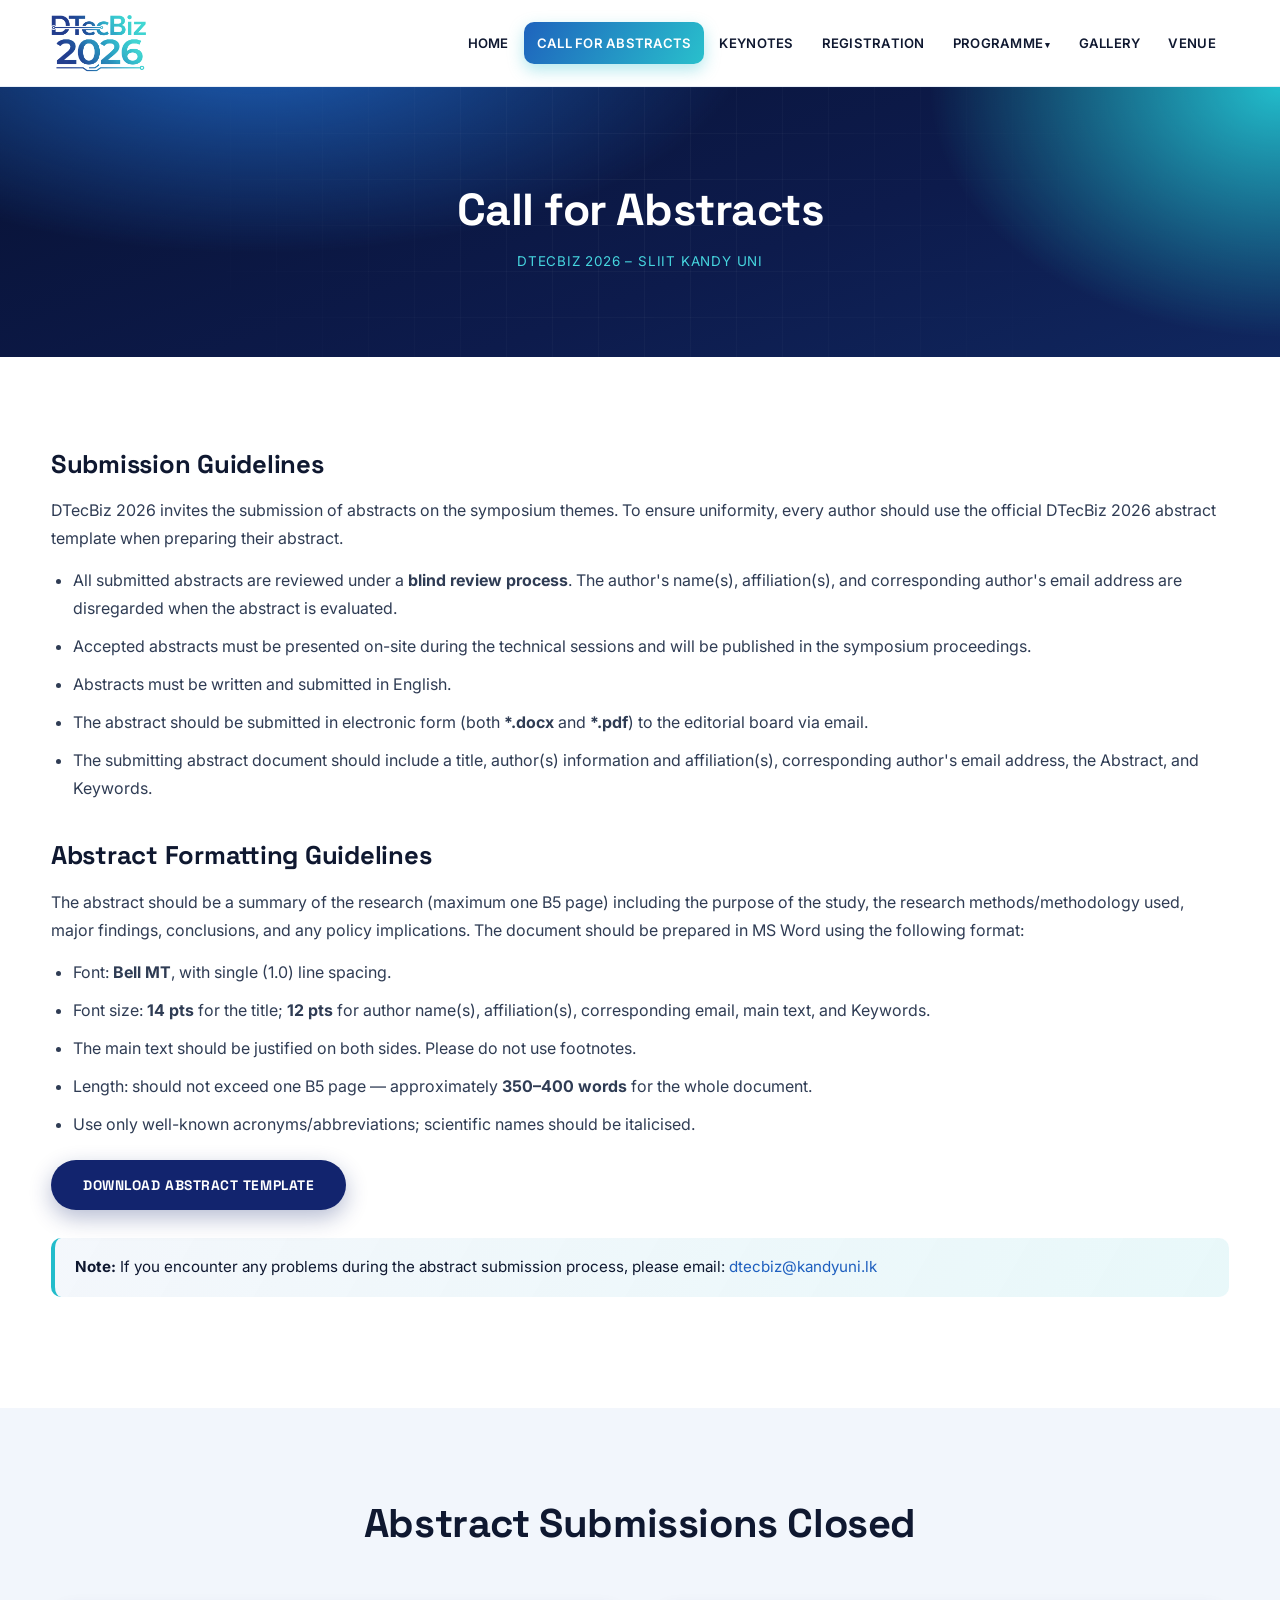
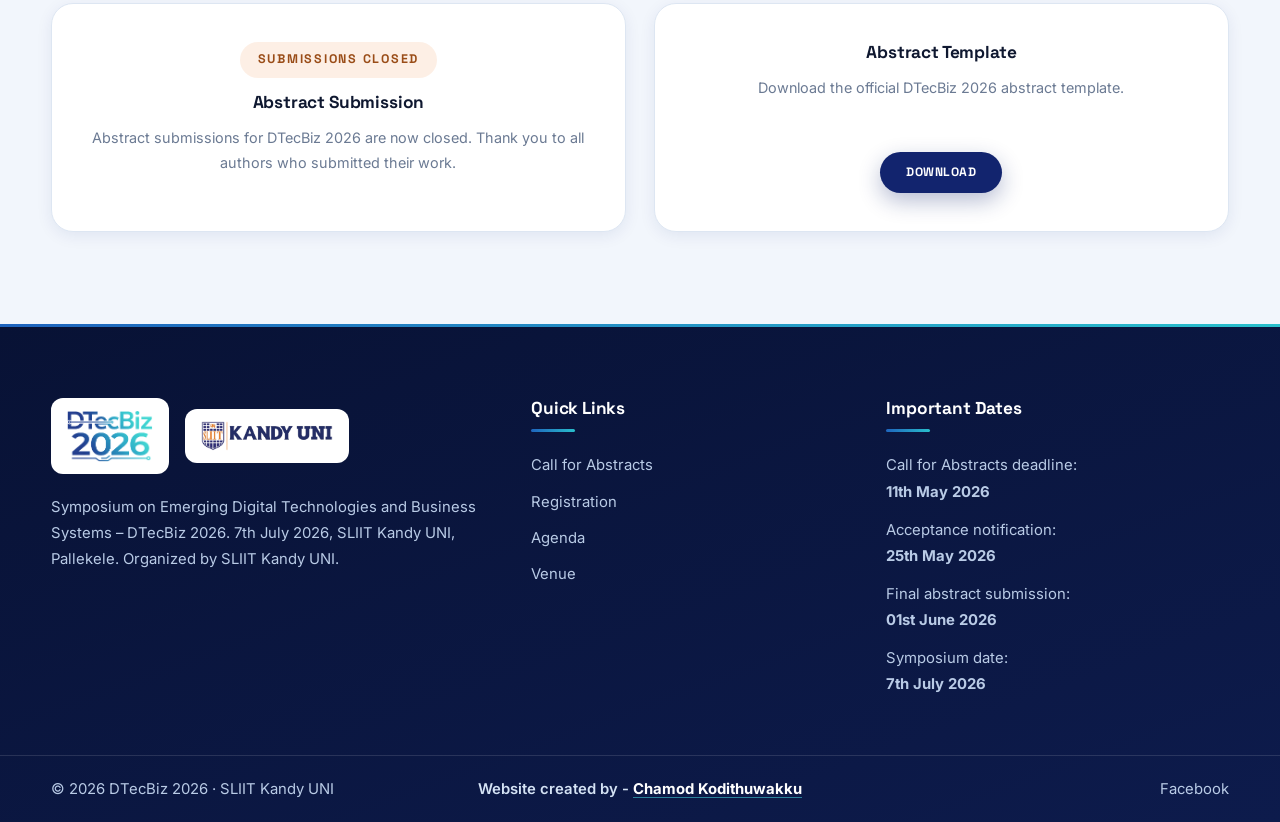
<file: call-for-papers.html>
<!DOCTYPE html>
<html lang="en">
<head>
<meta charset="UTF-8">
<meta name="viewport" content="width=device-width, initial-scale=1.0">
<title>CALL FOR PAPERS - DTecBiz 2026</title>
<link rel="preconnect" href="https://fonts.googleapis.com">
<link href="https://fonts.googleapis.com/css2?family=Space+Grotesk:wght@400;500;600;700&family=Inter:wght@400;500;600;700&display=swap" rel="stylesheet">
<link rel="stylesheet" href="css/style.css">
</head>
<body>
<div id="scrollProgress"></div>

<header class="site-header">
    <div class="container">
        <a class="brand" href="index.html">
            <img src="images/dtecbiz-logo.png" alt="DTecBiz 2026" class="brand-logo">
        </a>
        <button class="nav-toggle" aria-label="Toggle menu" aria-expanded="false">&#9776;</button>
        <nav class="main-nav">
            <ul>
                <li><a href="index.html">HOME</a></li>
                <li class="active"><a href="call-for-papers.html">CALL FOR ABSTRACTS</a></li>
                <li><a href="keynotes.html">KEYNOTES</a></li>
                <li><a href="registration.html">REGISTRATION</a></li>
                <li class="dropdown"><a href="technical-programme.html">PROGRAMME</a>
                    <ul class="sub-menu">
                        <li><a href="technical-programme.html">AGENDA</a></li>
                        <li><a href="instructions.html">INSTRUCTIONS</a></li>
                    </ul>
                </li>
                <li><a href="gallery.html">GALLERY</a></li>
                <li><a href="venue.html">VENUE</a></li>
            </ul>
        </nav>
    </div>
</header>

<section class="page-hero">
    <div class="container">
        <h1>Call for Abstracts</h1>
        <div class="crumb">DTecBiz 2026 &ndash; SLIIT Kandy UNI</div>
    </div>
</section>

<section class="section">
    <div class="container content">
        <h2>Submission Guidelines</h2>
        <p>DTecBiz 2026 invites the submission of abstracts on the symposium themes. To ensure uniformity, every author should use the official DTecBiz 2026 abstract template when preparing their abstract.</p>
        <ul>
            <li>All submitted abstracts are reviewed under a <strong>blind review process</strong>. The author's name(s), affiliation(s), and corresponding author's email address are disregarded when the abstract is evaluated.</li>
            <li>Accepted abstracts must be presented on-site during the technical sessions and will be published in the symposium proceedings.</li>
            <li>Abstracts must be written and submitted in English.</li>
            <li>The abstract should be submitted in electronic form (both <strong>*.docx</strong> and <strong>*.pdf</strong>) to the editorial board via email.</li>
            <li>The submitting abstract document should include a title, author(s) information and affiliation(s), corresponding author's email address, the Abstract, and Keywords.</li>
        </ul>

        <h2>Abstract Formatting Guidelines</h2>
        <p>The abstract should be a summary of the research (maximum one B5 page) including the purpose of the study, the research methods/methodology used, major findings, conclusions, and any policy implications. The document should be prepared in MS Word using the following format:</p>
        <ul>
            <li>Font: <strong>Bell MT</strong>, with single (1.0) line spacing.</li>
            <li>Font size: <strong>14 pts</strong> for the title; <strong>12 pts</strong> for author name(s), affiliation(s), corresponding email, main text, and Keywords.</li>
            <li>The main text should be justified on both sides. Please do not use footnotes.</li>
            <li>Length: should not exceed one B5 page &mdash; approximately <strong>350&ndash;400 words</strong> for the whole document.</li>
            <li>Use only well-known acronyms/abbreviations; scientific names should be italicised.</li>
        </ul>
        <p style="margin-top:22px;">
            <a class="btn btn-green" href="abstract/Abstract%20Template.docx" download="DTecBiz-2026-Abstract-Template.docx">Download Abstract Template</a>
        </p>
        <div class="note"><strong>Note:</strong> If you encounter any problems during the abstract submission process, please email: <a href="mailto:dtecbiz@kandyuni.lk">dtecbiz@kandyuni.lk</a></div>
    </div>
</section>

<section class="section alt">
    <div class="container">
        <div class="section-head">
            <h2>Abstract Submissions Closed</h2>
        </div>
        <div class="cards">
            <div class="card">
                <span class="closed-status inline">Submissions Closed</span>
                <h3>Abstract Submission</h3>
                <p style="color:var(--muted);font-size:.9rem;margin-bottom:18px;">Abstract submissions for DTecBiz 2026 are now closed. Thank you to all authors who submitted their work.</p>
            </div>
            <div class="card">
                <h3>Abstract Template</h3>
                <p style="color:var(--muted);font-size:.9rem;margin-bottom:18px;">Download the official DTecBiz 2026 abstract template.</p>
                <a class="btn btn-green" href="abstract/Abstract%20Template.docx" download="DTecBiz-2026-Abstract-Template.docx">Download</a>
            </div>

        </div>
    </div>
</section>

<footer class="site-footer">
    <div class="container footer-grid">
        <div>
            <div class="footer-logos">
                <span class="chip dtb"><img src="images/dtecbiz-logo.png" alt="DTecBiz 2026"></span>
                <span class="chip host"><img src="images/sliit-kandy-uni.png" alt="SLIIT Kandy UNI"></span>
            </div>
            <p>Symposium on Emerging Digital Technologies and Business Systems &ndash; DTecBiz 2026. 7th July 2026, SLIIT Kandy UNI, Pallekele. Organized by SLIIT Kandy UNI.</p>
        </div>
        <div>
            <h4>Quick Links</h4>
            <ul>
                <li><a href="call-for-papers.html">Call for Abstracts</a></li>
                <li><a href="registration.html">Registration</a></li>
                <li><a href="technical-programme.html">Agenda</a></li>
                <li><a href="venue.html">Venue</a></li>
            </ul>
        </div>
        <div>
            <h4>Important Dates</h4>
            <p>Call for Abstracts deadline:<br><strong>11th May 2026</strong></p>
            <p>Acceptance notification:<br><strong>25th May 2026</strong></p>
            <p>Final abstract submission:<br><strong>01st June 2026</strong></p>
            <p>Symposium date:<br><strong>7th July 2026</strong></p>
        </div>
    </div>
    <div class="footer-bottom">
        <div class="container footer-bottom-row">
            <span>&copy; 2026 DTecBiz 2026 &middot; SLIIT Kandy UNI</span>
            <span class="site-credit">Website created by - <a class="credit-link" href="https://chamod-kodithuwakku-portfolio.vercel.app/" target="_blank" rel="noopener">Chamod Kodithuwakku</a></span>
            <a href="https://www.facebook.com/share/1ADZhycE5M/?mibextid=wwXIfr" target="_blank" rel="noopener">Facebook</a>
        </div>
    </div>
</footer>

<button id="scrollTop" aria-label="Scroll to top">&#8679;</button>
<script src="js/main.js"></script>
</body>
</html>
</file>
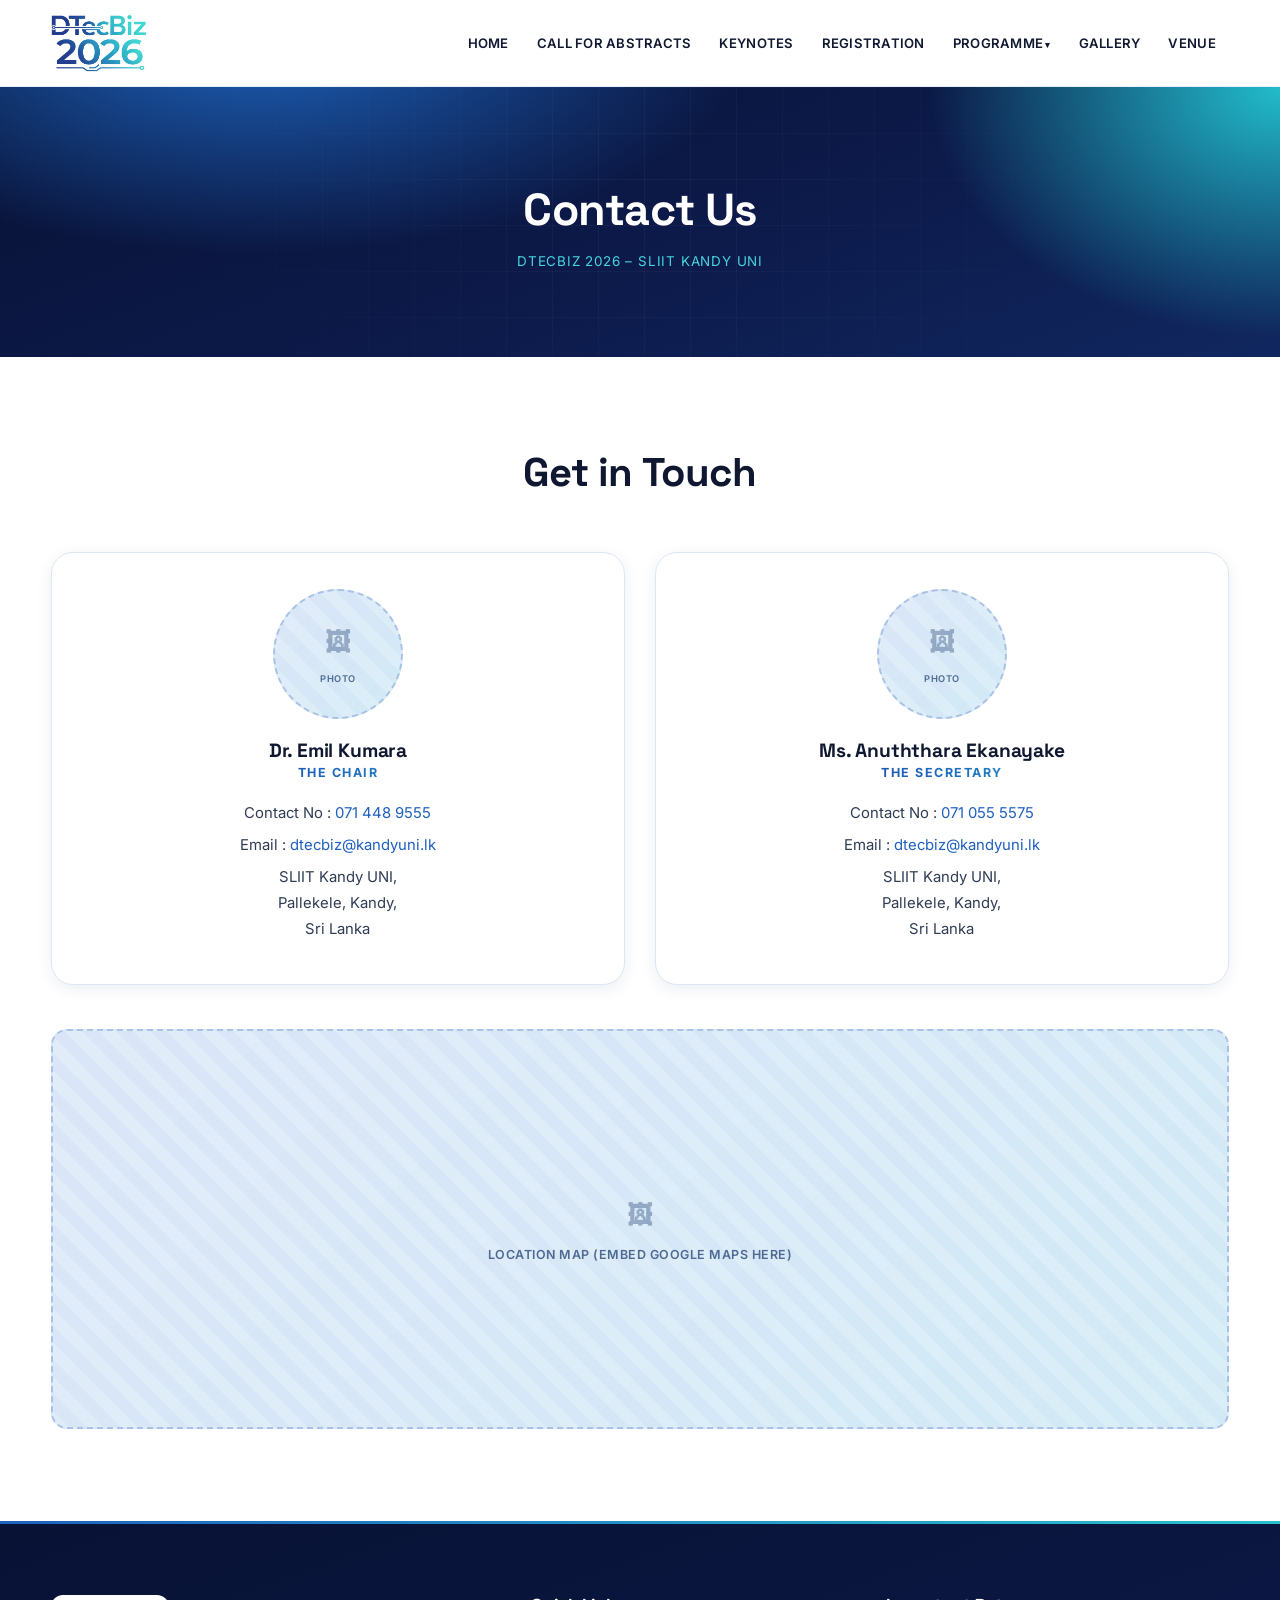
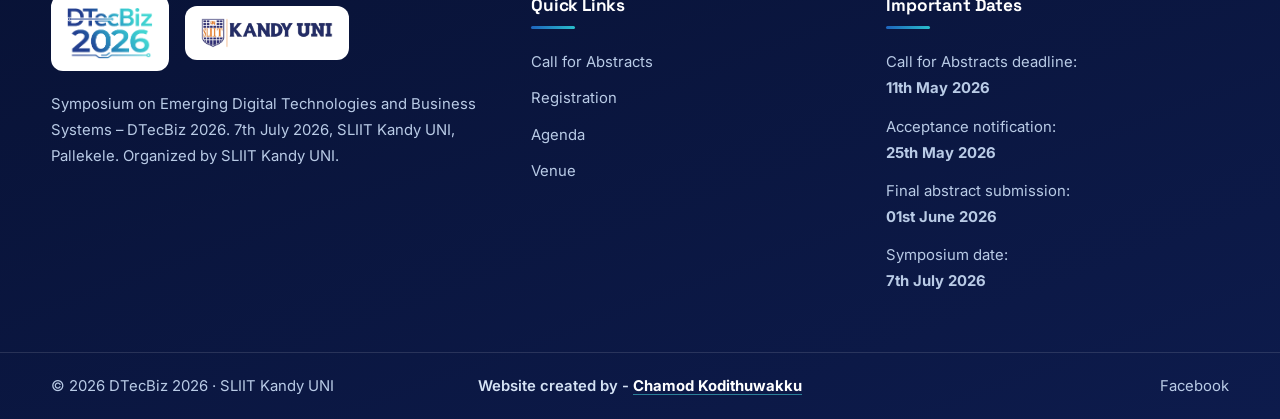
<file: contact-us.html>
<!DOCTYPE html>
<html lang="en">
<head>
<meta charset="UTF-8">
<meta name="viewport" content="width=device-width, initial-scale=1.0">
<title>CONTACT US - DTecBiz 2026</title>
<link rel="preconnect" href="https://fonts.googleapis.com">
<link href="https://fonts.googleapis.com/css2?family=Space+Grotesk:wght@400;500;600;700&family=Inter:wght@400;500;600;700&display=swap" rel="stylesheet">
<link rel="stylesheet" href="css/style.css">
</head>
<body>
<div id="scrollProgress"></div>

<header class="site-header">
    <div class="container">
        <a class="brand" href="index.html">
            <img src="images/dtecbiz-logo.png" alt="DTecBiz 2026" class="brand-logo">
        </a>
        <button class="nav-toggle" aria-label="Toggle menu" aria-expanded="false">&#9776;</button>
        <nav class="main-nav">
            <ul>
                <li><a href="index.html">HOME</a></li>
                <li><a href="call-for-papers.html">CALL FOR ABSTRACTS</a></li>
                <li><a href="keynotes.html">KEYNOTES</a></li>
                <li><a href="registration.html">REGISTRATION</a></li>
                <li class="dropdown"><a href="technical-programme.html">PROGRAMME</a>
                    <ul class="sub-menu">
                        <li><a href="technical-programme.html">AGENDA</a></li>
                        <li><a href="instructions.html">INSTRUCTIONS</a></li>
                    </ul>
                </li>
                <li><a href="gallery.html">GALLERY</a></li>
                <li><a href="venue.html">VENUE</a></li>
            </ul>
        </nav>
    </div>
</header>

<section class="page-hero">
    <div class="container">
        <h1>Contact Us</h1>
        <div class="crumb">DTecBiz 2026 &ndash; SLIIT Kandy UNI</div>
    </div>
</section>

<section class="section">
    <div class="container">
        <div class="section-head">
            <h2>Get in Touch</h2>
        </div>
        <div class="contact-grid">
            <div class="contact-card">
                <div class="img-ph">Photo</div>
                <h3>Dr. Emil Kumara</h3>
                <div class="role">The Chair</div>
                <p>Contact No : <a href="tel:+94714489555">071 448 9555</a></p>
                <p>Email : <a href="mailto:dtecbiz@kandyuni.lk">dtecbiz@kandyuni.lk</a></p>
                <p>SLIIT Kandy UNI,<br>
                Pallekele, Kandy,<br>
                Sri Lanka</p>
            </div>
            <div class="contact-card">
                <div class="img-ph">Photo</div>
                <h3>Ms. Anuththara Ekanayake</h3>
                <div class="role">The Secretary</div>
                <p>Contact No : <a href="tel:+94710555575">071 055 5575</a></p>
                <p>Email : <a href="mailto:dtecbiz@kandyuni.lk">dtecbiz@kandyuni.lk</a></p>
                <p>SLIIT Kandy UNI,<br>
                Pallekele, Kandy,<br>
                Sri Lanka</p>
            </div>
        </div>

        <div class="img-ph map-ph">Location map (embed Google Maps here)</div>
    </div>
</section>

<footer class="site-footer">
    <div class="container footer-grid">
        <div>
            <div class="footer-logos">
                <span class="chip dtb"><img src="images/dtecbiz-logo.png" alt="DTecBiz 2026"></span>
                <span class="chip host"><img src="images/sliit-kandy-uni.png" alt="SLIIT Kandy UNI"></span>
            </div>
            <p>Symposium on Emerging Digital Technologies and Business Systems &ndash; DTecBiz 2026. 7th July 2026, SLIIT Kandy UNI, Pallekele. Organized by SLIIT Kandy UNI.</p>
        </div>
        <div>
            <h4>Quick Links</h4>
            <ul>
                <li><a href="call-for-papers.html">Call for Abstracts</a></li>
                <li><a href="registration.html">Registration</a></li>
                <li><a href="technical-programme.html">Agenda</a></li>
                <li><a href="venue.html">Venue</a></li>
            </ul>
        </div>
        <div>
            <h4>Important Dates</h4>
            <p>Call for Abstracts deadline:<br><strong>11th May 2026</strong></p>
            <p>Acceptance notification:<br><strong>25th May 2026</strong></p>
            <p>Final abstract submission:<br><strong>01st June 2026</strong></p>
            <p>Symposium date:<br><strong>7th July 2026</strong></p>
        </div>
    </div>
    <div class="footer-bottom">
        <div class="container footer-bottom-row">
            <span>&copy; 2026 DTecBiz 2026 &middot; SLIIT Kandy UNI</span>
            <span class="site-credit">Website created by - <a class="credit-link" href="https://chamod-kodithuwakku-portfolio.vercel.app/" target="_blank" rel="noopener">Chamod Kodithuwakku</a></span>
            <a href="https://www.facebook.com/share/1ADZhycE5M/?mibextid=wwXIfr" target="_blank" rel="noopener">Facebook</a>
        </div>
    </div>
</footer>

<button id="scrollTop" aria-label="Scroll to top">&#8679;</button>
<script src="js/main.js"></script>
</body>
</html>
</file>
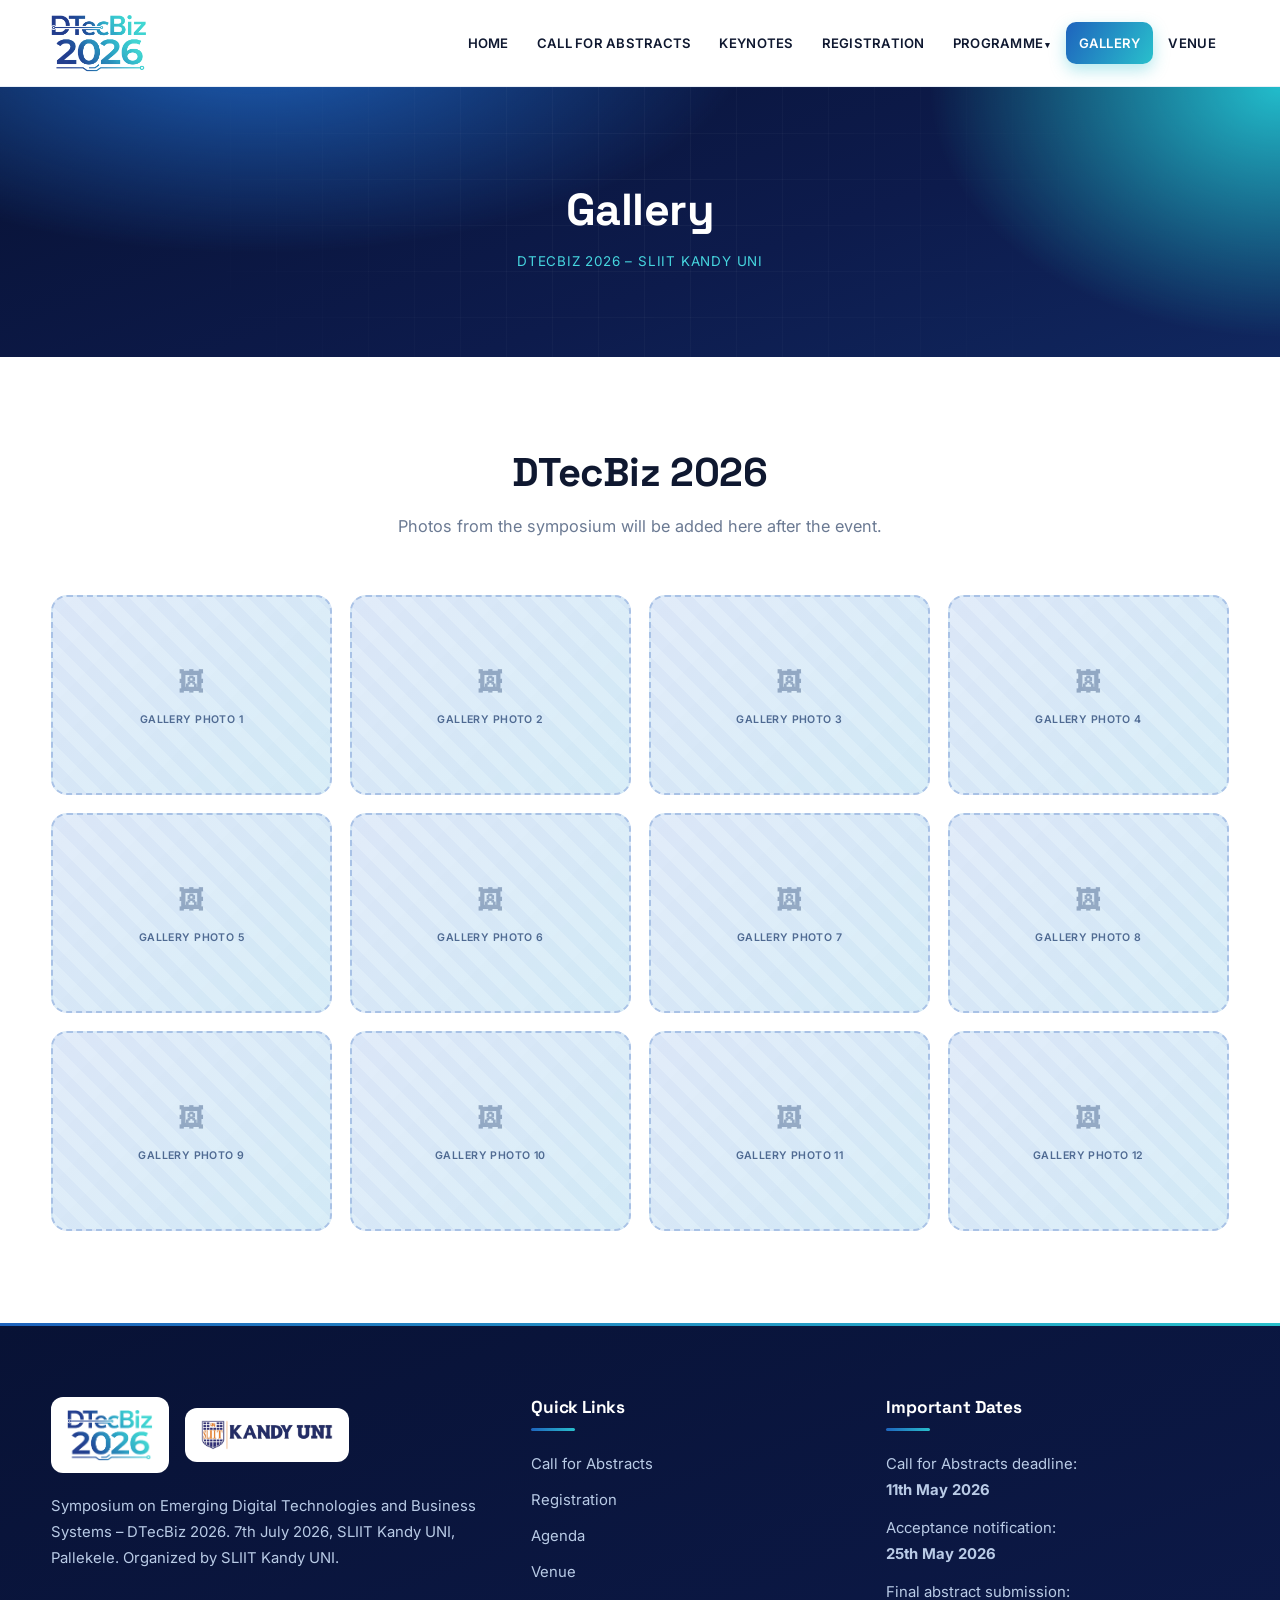
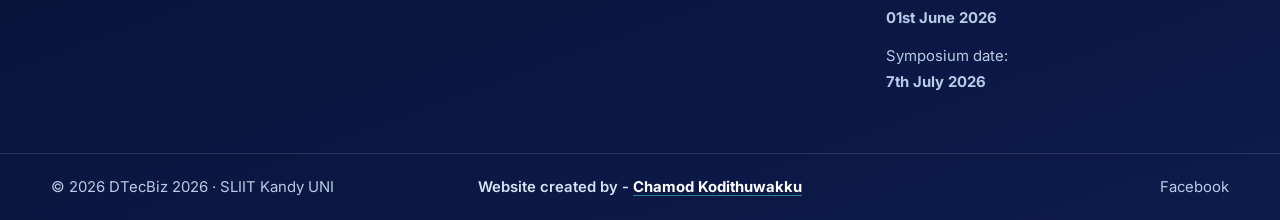
<file: gallery.html>
<!DOCTYPE html>
<html lang="en">
<head>
<meta charset="UTF-8">
<meta name="viewport" content="width=device-width, initial-scale=1.0">
<title>GALLERY - DTecBiz 2026</title>
<link rel="preconnect" href="https://fonts.googleapis.com">
<link href="https://fonts.googleapis.com/css2?family=Space+Grotesk:wght@400;500;600;700&family=Inter:wght@400;500;600;700&display=swap" rel="stylesheet">
<link rel="stylesheet" href="css/style.css">
</head>
<body>
<div id="scrollProgress"></div>

<header class="site-header">
    <div class="container">
        <a class="brand" href="index.html">
            <img src="images/dtecbiz-logo.png" alt="DTecBiz 2026" class="brand-logo">
        </a>
        <button class="nav-toggle" aria-label="Toggle menu" aria-expanded="false">&#9776;</button>
        <nav class="main-nav">
            <ul>
                <li><a href="index.html">HOME</a></li>
                <li><a href="call-for-papers.html">CALL FOR ABSTRACTS</a></li>
                <li><a href="keynotes.html">KEYNOTES</a></li>
                <li><a href="registration.html">REGISTRATION</a></li>
                <li class="dropdown"><a href="technical-programme.html">PROGRAMME</a>
                    <ul class="sub-menu">
                        <li><a href="technical-programme.html">AGENDA</a></li>
                        <li><a href="instructions.html">INSTRUCTIONS</a></li>
                    </ul>
                </li>
                <li class="active"><a href="gallery.html">GALLERY</a></li>
                <li><a href="venue.html">VENUE</a></li>
            </ul>
        </nav>
    </div>
</header>

<section class="page-hero">
    <div class="container">
        <h1>Gallery</h1>
        <div class="crumb">DTecBiz 2026 &ndash; SLIIT Kandy UNI</div>
    </div>
</section>

<section class="section">
    <div class="container">
        <div class="section-head">
            <h2>DTecBiz 2026</h2>
            <p>Photos from the symposium will be added here after the event.</p>
        </div>
        <div class="gallery-grid">
            <div class="img-ph">Gallery photo 1</div>
            <div class="img-ph">Gallery photo 2</div>
            <div class="img-ph">Gallery photo 3</div>
            <div class="img-ph">Gallery photo 4</div>
            <div class="img-ph">Gallery photo 5</div>
            <div class="img-ph">Gallery photo 6</div>
            <div class="img-ph">Gallery photo 7</div>
            <div class="img-ph">Gallery photo 8</div>
            <div class="img-ph">Gallery photo 9</div>
            <div class="img-ph">Gallery photo 10</div>
            <div class="img-ph">Gallery photo 11</div>
            <div class="img-ph">Gallery photo 12</div>
        </div>
    </div>
</section>

<footer class="site-footer">
    <div class="container footer-grid">
        <div>
            <div class="footer-logos">
                <span class="chip dtb"><img src="images/dtecbiz-logo.png" alt="DTecBiz 2026"></span>
                <span class="chip host"><img src="images/sliit-kandy-uni.png" alt="SLIIT Kandy UNI"></span>
            </div>
            <p>Symposium on Emerging Digital Technologies and Business Systems &ndash; DTecBiz 2026. 7th July 2026, SLIIT Kandy UNI, Pallekele. Organized by SLIIT Kandy UNI.</p>
        </div>
        <div>
            <h4>Quick Links</h4>
            <ul>
                <li><a href="call-for-papers.html">Call for Abstracts</a></li>
                <li><a href="registration.html">Registration</a></li>
                <li><a href="technical-programme.html">Agenda</a></li>
                <li><a href="venue.html">Venue</a></li>
            </ul>
        </div>
        <div>
            <h4>Important Dates</h4>
            <p>Call for Abstracts deadline:<br><strong>11th May 2026</strong></p>
            <p>Acceptance notification:<br><strong>25th May 2026</strong></p>
            <p>Final abstract submission:<br><strong>01st June 2026</strong></p>
            <p>Symposium date:<br><strong>7th July 2026</strong></p>
        </div>
    </div>
    <div class="footer-bottom">
        <div class="container footer-bottom-row">
            <span>&copy; 2026 DTecBiz 2026 &middot; SLIIT Kandy UNI</span>
            <span class="site-credit">Website created by - <a class="credit-link" href="https://chamod-kodithuwakku-portfolio.vercel.app/" target="_blank" rel="noopener">Chamod Kodithuwakku</a></span>
            <a href="https://www.facebook.com/share/1ADZhycE5M/?mibextid=wwXIfr" target="_blank" rel="noopener">Facebook</a>
        </div>
    </div>
</footer>

<button id="scrollTop" aria-label="Scroll to top">&#8679;</button>
<script src="js/main.js"></script>
</body>
</html>
</file>
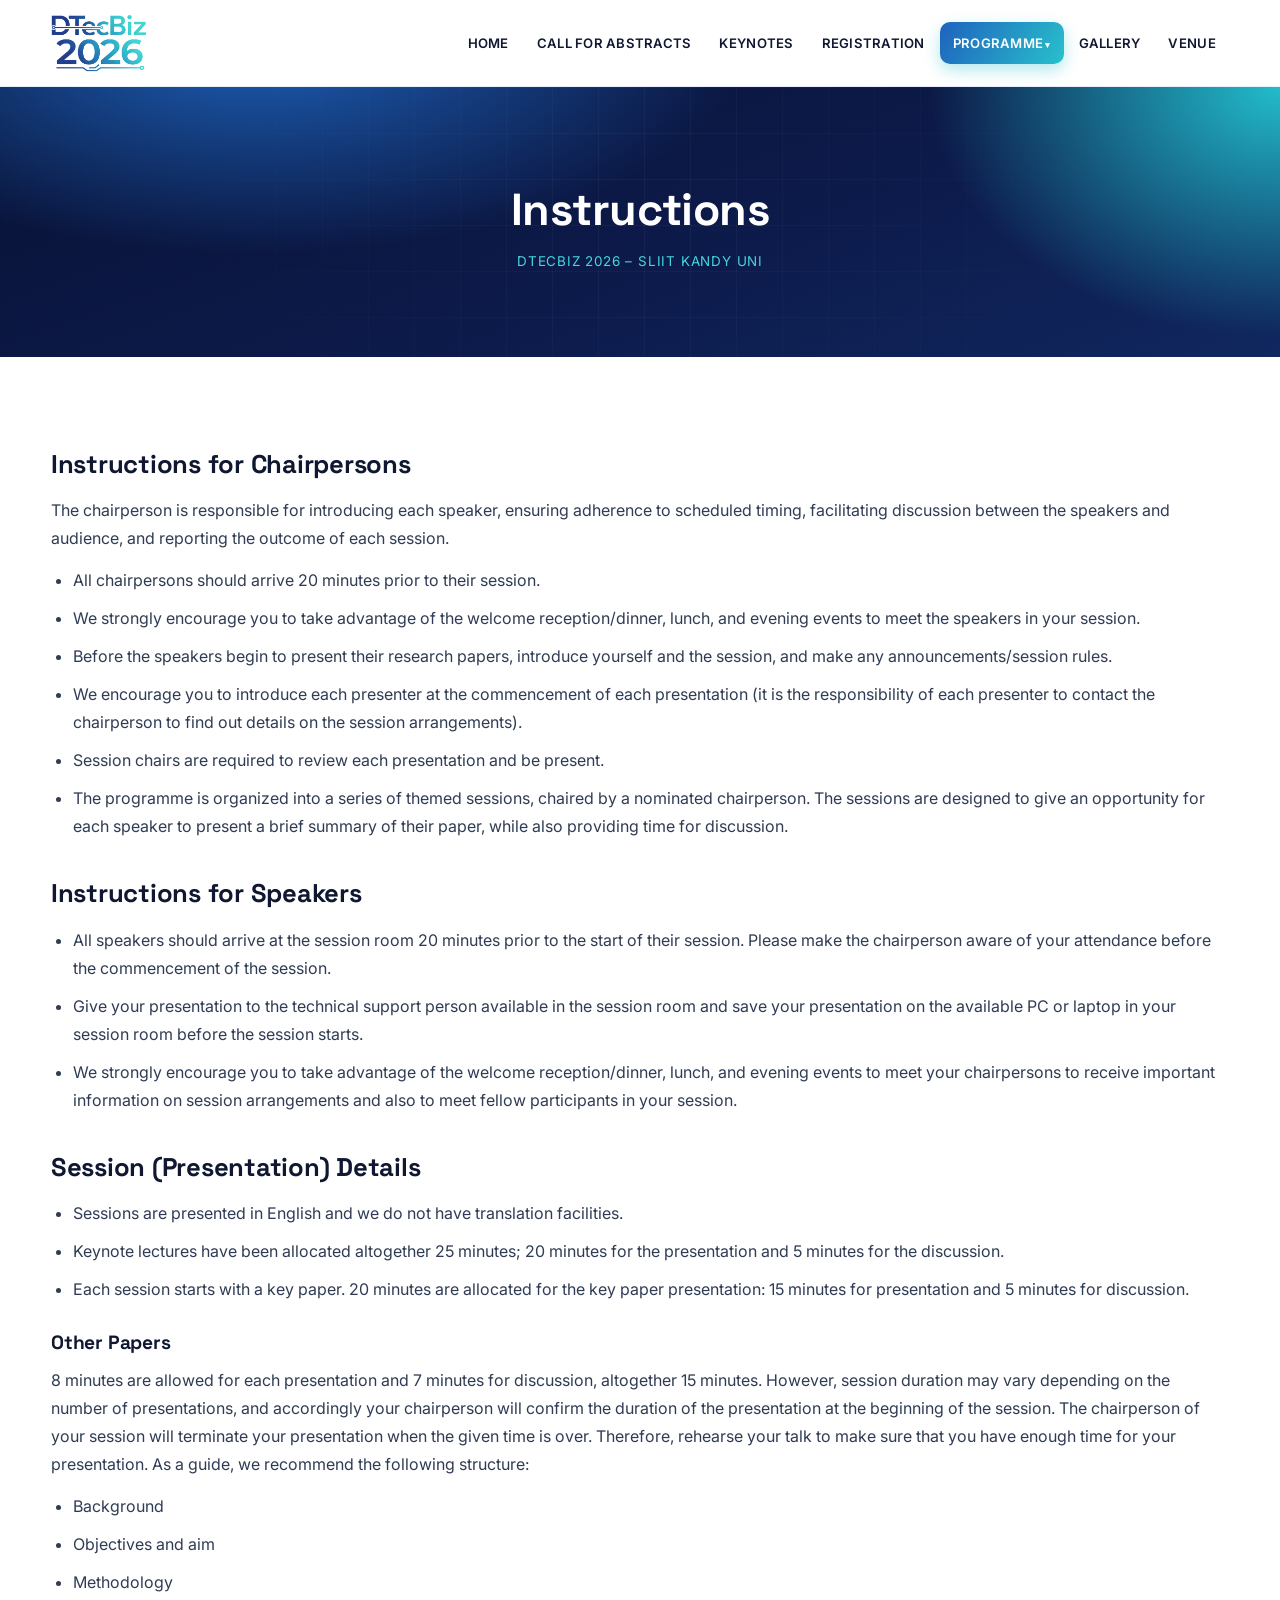
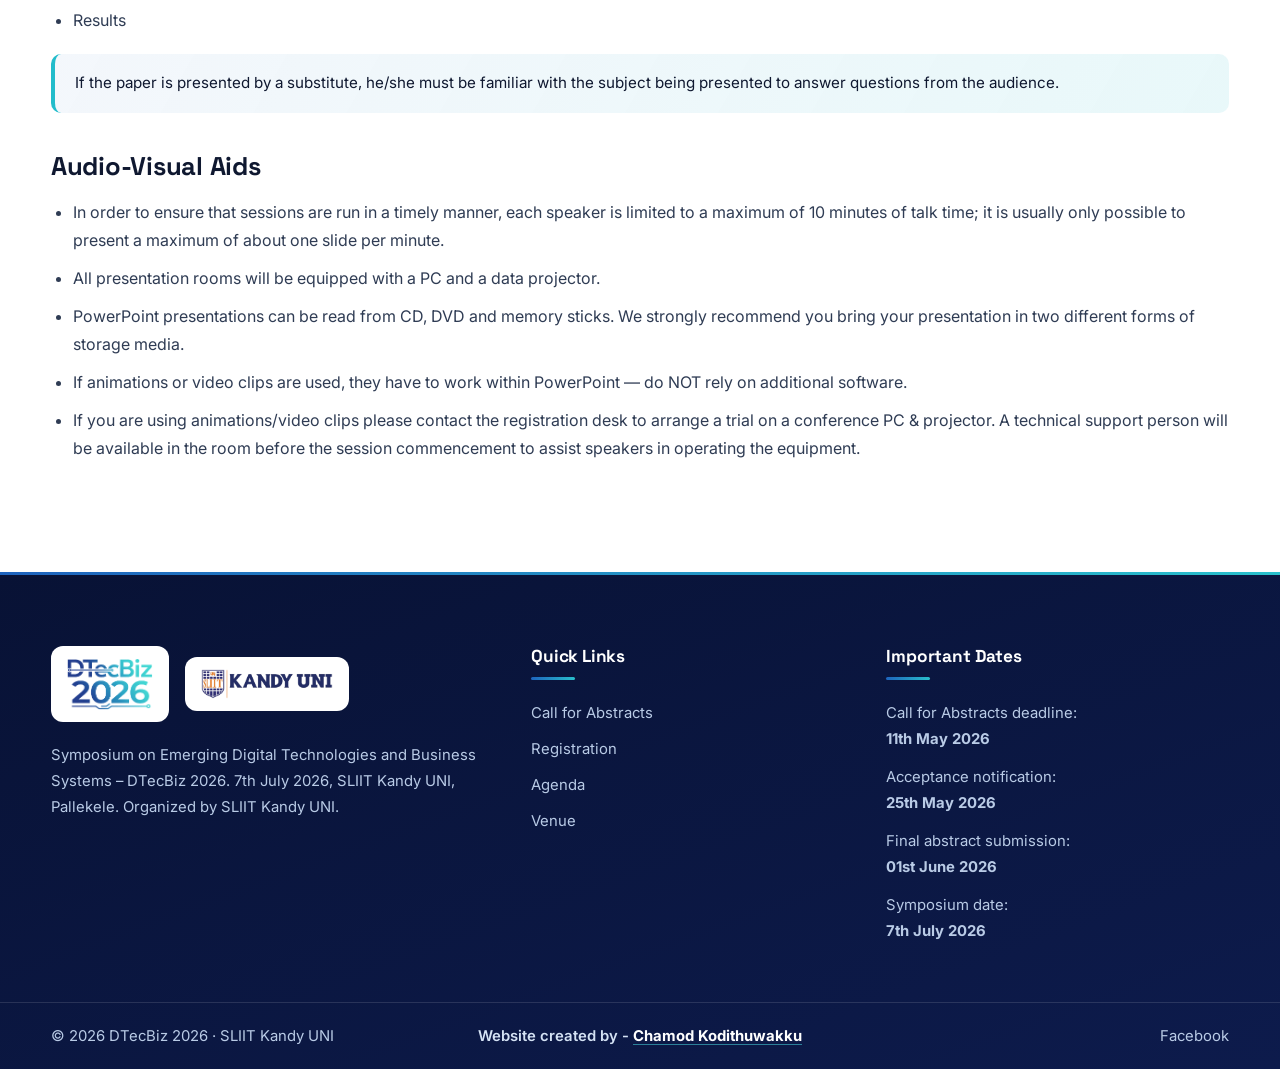
<file: instructions.html>
<!DOCTYPE html>
<html lang="en">
<head>
<meta charset="UTF-8">
<meta name="viewport" content="width=device-width, initial-scale=1.0">
<title>INSTRUCTIONS - DTecBiz 2026</title>
<link rel="preconnect" href="https://fonts.googleapis.com">
<link href="https://fonts.googleapis.com/css2?family=Space+Grotesk:wght@400;500;600;700&family=Inter:wght@400;500;600;700&display=swap" rel="stylesheet">
<link rel="stylesheet" href="css/style.css">
</head>
<body>
<div id="scrollProgress"></div>

<header class="site-header">
    <div class="container">
        <a class="brand" href="index.html">
            <img src="images/dtecbiz-logo.png" alt="DTecBiz 2026" class="brand-logo">
        </a>
        <button class="nav-toggle" aria-label="Toggle menu" aria-expanded="false">&#9776;</button>
        <nav class="main-nav">
            <ul>
                <li><a href="index.html">HOME</a></li>
                <li><a href="call-for-papers.html">CALL FOR ABSTRACTS</a></li>
                <li><a href="keynotes.html">KEYNOTES</a></li>
                <li><a href="registration.html">REGISTRATION</a></li>
                <li class="dropdown active"><a href="technical-programme.html">PROGRAMME</a>
                    <ul class="sub-menu">
                        <li><a href="technical-programme.html">AGENDA</a></li>
                        <li><a href="instructions.html">INSTRUCTIONS</a></li>
                    </ul>
                </li>
                <li><a href="gallery.html">GALLERY</a></li>
                <li><a href="venue.html">VENUE</a></li>
            </ul>
        </nav>
    </div>
</header>

<section class="page-hero">
    <div class="container">
        <h1>Instructions</h1>
        <div class="crumb">DTecBiz 2026 &ndash; SLIIT Kandy UNI</div>
    </div>
</section>

<section class="section">
    <div class="container content">
        <h2>Instructions for Chairpersons</h2>
        <p>The chairperson is responsible for introducing each speaker, ensuring adherence to scheduled timing, facilitating discussion between the speakers and audience, and reporting the outcome of each session.</p>
        <ul>
            <li>All chairpersons should arrive 20 minutes prior to their session.</li>
            <li>We strongly encourage you to take advantage of the welcome reception/dinner, lunch, and evening events to meet the speakers in your session.</li>
            <li>Before the speakers begin to present their research papers, introduce yourself and the session, and make any announcements/session rules.</li>
            <li>We encourage you to introduce each presenter at the commencement of each presentation (it is the responsibility of each presenter to contact the chairperson to find out details on the session arrangements).</li>
            <li>Session chairs are required to review each presentation and be present.</li>
            <li>The programme is organized into a series of themed sessions, chaired by a nominated chairperson. The sessions are designed to give an opportunity for each speaker to present a brief summary of their paper, while also providing time for discussion.</li>
        </ul>

        <h2>Instructions for Speakers</h2>
        <ul>
            <li>All speakers should arrive at the session room 20 minutes prior to the start of their session. Please make the chairperson aware of your attendance before the commencement of the session.</li>
            <li>Give your presentation to the technical support person available in the session room and save your presentation on the available PC or laptop in your session room before the session starts.</li>
            <li>We strongly encourage you to take advantage of the welcome reception/dinner, lunch, and evening events to meet your chairpersons to receive important information on session arrangements and also to meet fellow participants in your session.</li>
        </ul>

        <h2>Session (Presentation) Details</h2>
        <ul>
            <li>Sessions are presented in English and we do not have translation facilities.</li>
            <li>Keynote lectures have been allocated altogether 25 minutes; 20 minutes for the presentation and 5 minutes for the discussion.</li>
            <li>Each session starts with a key paper. 20 minutes are allocated for the key paper presentation: 15 minutes for presentation and 5 minutes for discussion.</li>
        </ul>

        <h3>Other Papers</h3>
        <p>8 minutes are allowed for each presentation and 7 minutes for discussion, altogether 15 minutes. However, session duration may vary depending on the number of presentations, and accordingly your chairperson will confirm the duration of the presentation at the beginning of the session. The chairperson of your session will terminate your presentation when the given time is over. Therefore, rehearse your talk to make sure that you have enough time for your presentation. As a guide, we recommend the following structure:</p>
        <ul>
            <li>Background</li>
            <li>Objectives and aim</li>
            <li>Methodology</li>
            <li>Results</li>
        </ul>
        <div class="note">If the paper is presented by a substitute, he/she must be familiar with the subject being presented to answer questions from the audience.</div>

        <h2>Audio-Visual Aids</h2>
        <ul>
            <li>In order to ensure that sessions are run in a timely manner, each speaker is limited to a maximum of 10 minutes of talk time; it is usually only possible to present a maximum of about one slide per minute.</li>
            <li>All presentation rooms will be equipped with a PC and a data projector.</li>
            <li>PowerPoint presentations can be read from CD, DVD and memory sticks. We strongly recommend you bring your presentation in two different forms of storage media.</li>
            <li>If animations or video clips are used, they have to work within PowerPoint — do NOT rely on additional software.</li>
            <li>If you are using animations/video clips please contact the registration desk to arrange a trial on a conference PC &amp; projector. A technical support person will be available in the room before the session commencement to assist speakers in operating the equipment.</li>
        </ul>
    </div>
</section>

<footer class="site-footer">
    <div class="container footer-grid">
        <div>
            <div class="footer-logos">
                <span class="chip dtb"><img src="images/dtecbiz-logo.png" alt="DTecBiz 2026"></span>
                <span class="chip host"><img src="images/sliit-kandy-uni.png" alt="SLIIT Kandy UNI"></span>
            </div>
            <p>Symposium on Emerging Digital Technologies and Business Systems &ndash; DTecBiz 2026. 7th July 2026, SLIIT Kandy UNI, Pallekele. Organized by SLIIT Kandy UNI.</p>
        </div>
        <div>
            <h4>Quick Links</h4>
            <ul>
                <li><a href="call-for-papers.html">Call for Abstracts</a></li>
                <li><a href="registration.html">Registration</a></li>
                <li><a href="technical-programme.html">Agenda</a></li>
                <li><a href="venue.html">Venue</a></li>
            </ul>
        </div>
        <div>
            <h4>Important Dates</h4>
            <p>Call for Abstracts deadline:<br><strong>11th May 2026</strong></p>
            <p>Acceptance notification:<br><strong>25th May 2026</strong></p>
            <p>Final abstract submission:<br><strong>01st June 2026</strong></p>
            <p>Symposium date:<br><strong>7th July 2026</strong></p>
        </div>
    </div>
    <div class="footer-bottom">
        <div class="container footer-bottom-row">
            <span>&copy; 2026 DTecBiz 2026 &middot; SLIIT Kandy UNI</span>
            <span class="site-credit">Website created by - <a class="credit-link" href="https://chamod-kodithuwakku-portfolio.vercel.app/" target="_blank" rel="noopener">Chamod Kodithuwakku</a></span>
            <a href="https://www.facebook.com/share/1ADZhycE5M/?mibextid=wwXIfr" target="_blank" rel="noopener">Facebook</a>
        </div>
    </div>
</footer>

<button id="scrollTop" aria-label="Scroll to top">&#8679;</button>
<script src="js/main.js"></script>
</body>
</html>
</file>
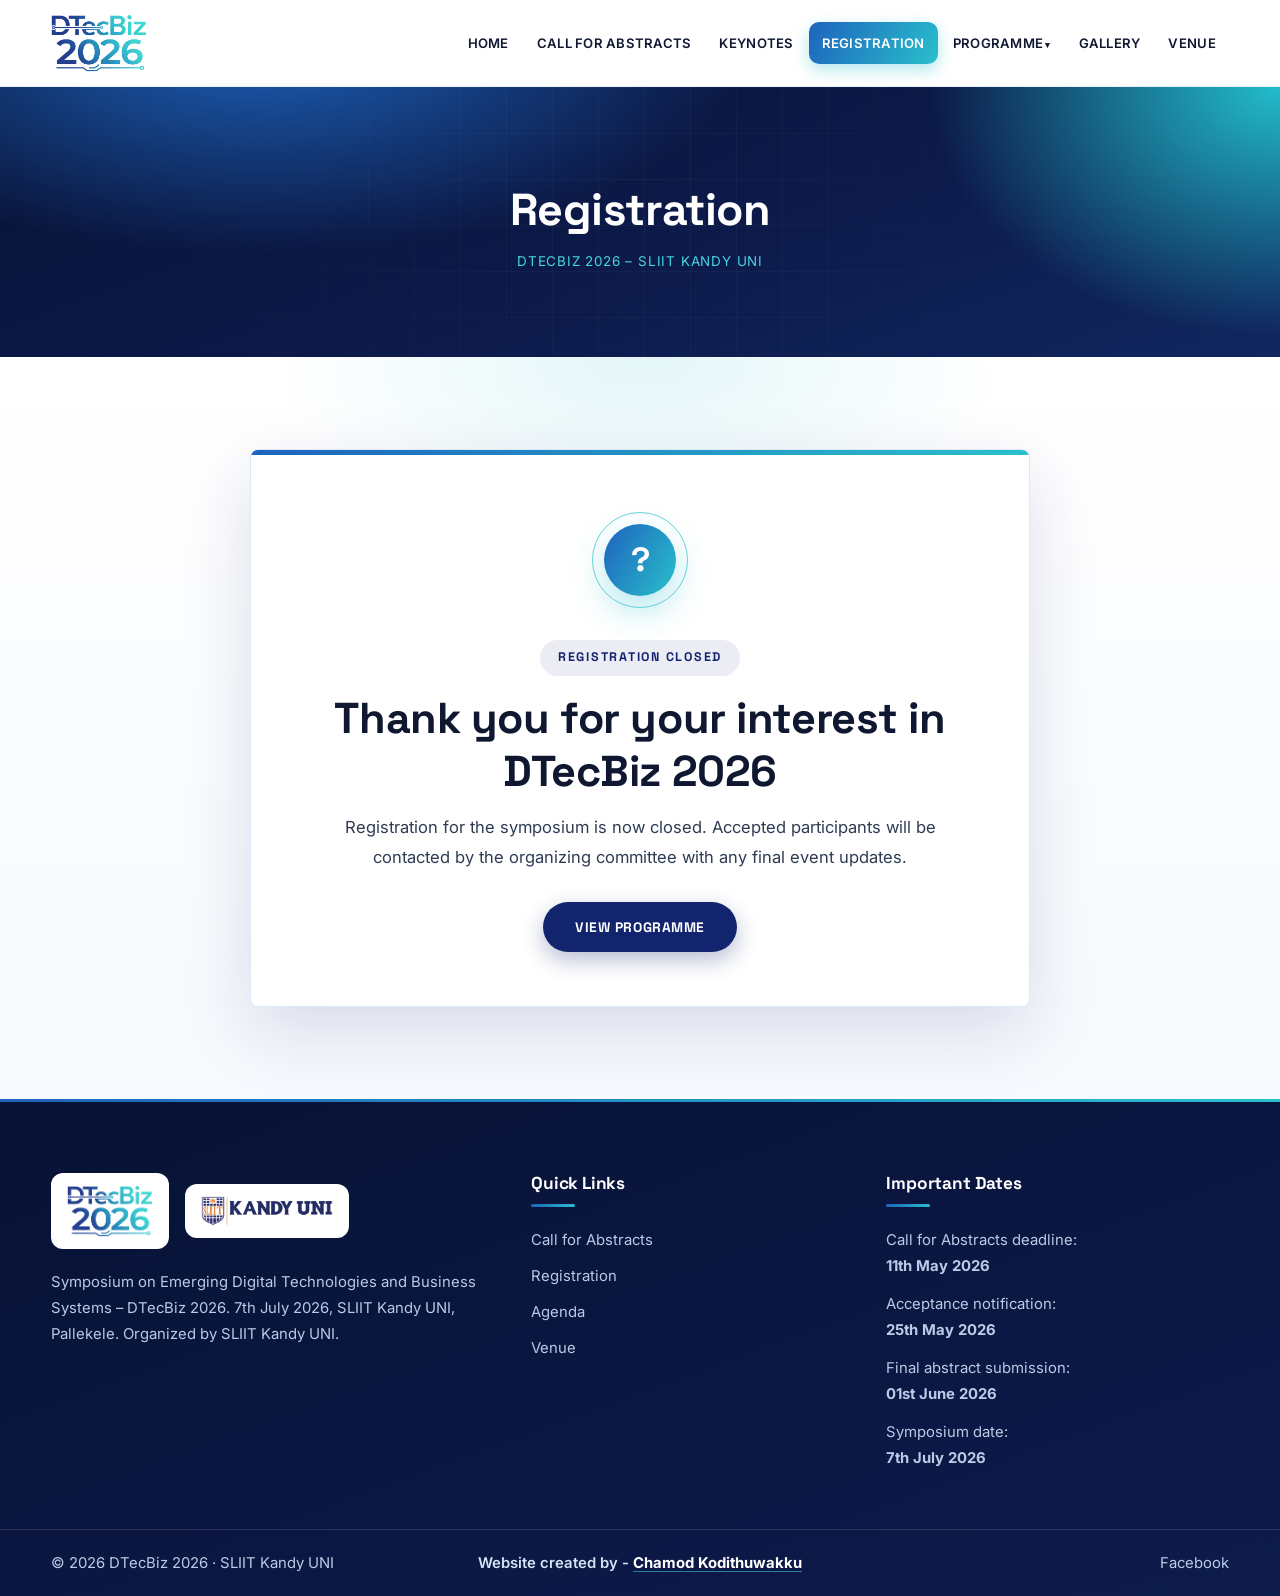
<file: registration.html>
<!DOCTYPE html>
<html lang="en">
<head>
<meta charset="UTF-8">
<meta name="viewport" content="width=device-width, initial-scale=1.0">
<title>REGISTRATION - DTecBiz 2026</title>
<link rel="preconnect" href="https://fonts.googleapis.com">
<link href="https://fonts.googleapis.com/css2?family=Space+Grotesk:wght@400;500;600;700&family=Inter:wght@400;500;600;700&display=swap" rel="stylesheet">
<link rel="stylesheet" href="css/style.css">
</head>
<body>
<div id="scrollProgress"></div>

<header class="site-header">
    <div class="container">
        <a class="brand" href="index.html">
            <img src="images/dtecbiz-logo.png" alt="DTecBiz 2026" class="brand-logo">
        </a>
        <button class="nav-toggle" aria-label="Toggle menu" aria-expanded="false">&#9776;</button>
        <nav class="main-nav">
            <ul>
                <li><a href="index.html">HOME</a></li>
                <li><a href="call-for-papers.html">CALL FOR ABSTRACTS</a></li>
                <li><a href="keynotes.html">KEYNOTES</a></li>
                <li class="active"><a href="registration.html">REGISTRATION</a></li>
                <li class="dropdown"><a href="technical-programme.html">PROGRAMME</a>
                    <ul class="sub-menu">
                        <li><a href="technical-programme.html">AGENDA</a></li>
                        <li><a href="instructions.html">INSTRUCTIONS</a></li>
                    </ul>
                </li>
                <li><a href="gallery.html">GALLERY</a></li>
                <li><a href="venue.html">VENUE</a></li>
            </ul>
        </nav>
    </div>
</header>

<section class="page-hero">
    <div class="container">
        <h1>Registration</h1>
        <div class="crumb">DTecBiz 2026 &ndash; SLIIT Kandy UNI</div>
    </div>
</section>

<section class="section registration-closed-section">
    <div class="container">
        <div class="closed-card">
            <div class="closed-visual" aria-hidden="true">
                <span class="closed-ring"></span>
                <span class="closed-ring delay"></span>
                <span class="closed-icon">?</span>
            </div>
            <span class="closed-status">Registration Closed</span>
            <h2>Thank you for your interest in DTecBiz 2026</h2>
            <p>Registration for the symposium is now closed. Accepted participants will be contacted by the organizing committee with any final event updates.</p>
            <div class="closed-actions">
                <a class="btn btn-green" href="technical-programme.html">View Programme</a>
            </div>
        </div>
    </div>
</section>
<footer class="site-footer">
    <div class="container footer-grid">
        <div>
            <div class="footer-logos">
                <span class="chip dtb"><img src="images/dtecbiz-logo.png" alt="DTecBiz 2026"></span>
                <span class="chip host"><img src="images/sliit-kandy-uni.png" alt="SLIIT Kandy UNI"></span>
            </div>
            <p>Symposium on Emerging Digital Technologies and Business Systems &ndash; DTecBiz 2026. 7th July 2026, SLIIT Kandy UNI, Pallekele. Organized by SLIIT Kandy UNI.</p>
        </div>
        <div>
            <h4>Quick Links</h4>
            <ul>
                <li><a href="call-for-papers.html">Call for Abstracts</a></li>
                <li><a href="registration.html">Registration</a></li>
                <li><a href="technical-programme.html">Agenda</a></li>
                <li><a href="venue.html">Venue</a></li>
            </ul>
        </div>
        <div>
            <h4>Important Dates</h4>
            <p>Call for Abstracts deadline:<br><strong>11th May 2026</strong></p>
            <p>Acceptance notification:<br><strong>25th May 2026</strong></p>
            <p>Final abstract submission:<br><strong>01st June 2026</strong></p>
            <p>Symposium date:<br><strong>7th July 2026</strong></p>
        </div>
    </div>
    <div class="footer-bottom">
        <div class="container footer-bottom-row">
            <span>&copy; 2026 DTecBiz 2026 &middot; SLIIT Kandy UNI</span>
            <span class="site-credit">Website created by - <a class="credit-link" href="https://chamod-kodithuwakku-portfolio.vercel.app/" target="_blank" rel="noopener">Chamod Kodithuwakku</a></span>
            <a href="https://www.facebook.com/share/1ADZhycE5M/?mibextid=wwXIfr" target="_blank" rel="noopener">Facebook</a>
        </div>
    </div>
</footer>

<button id="scrollTop" aria-label="Scroll to top">&#8679;</button>
<script src="js/main.js"></script>
</body>
</html>
</file>
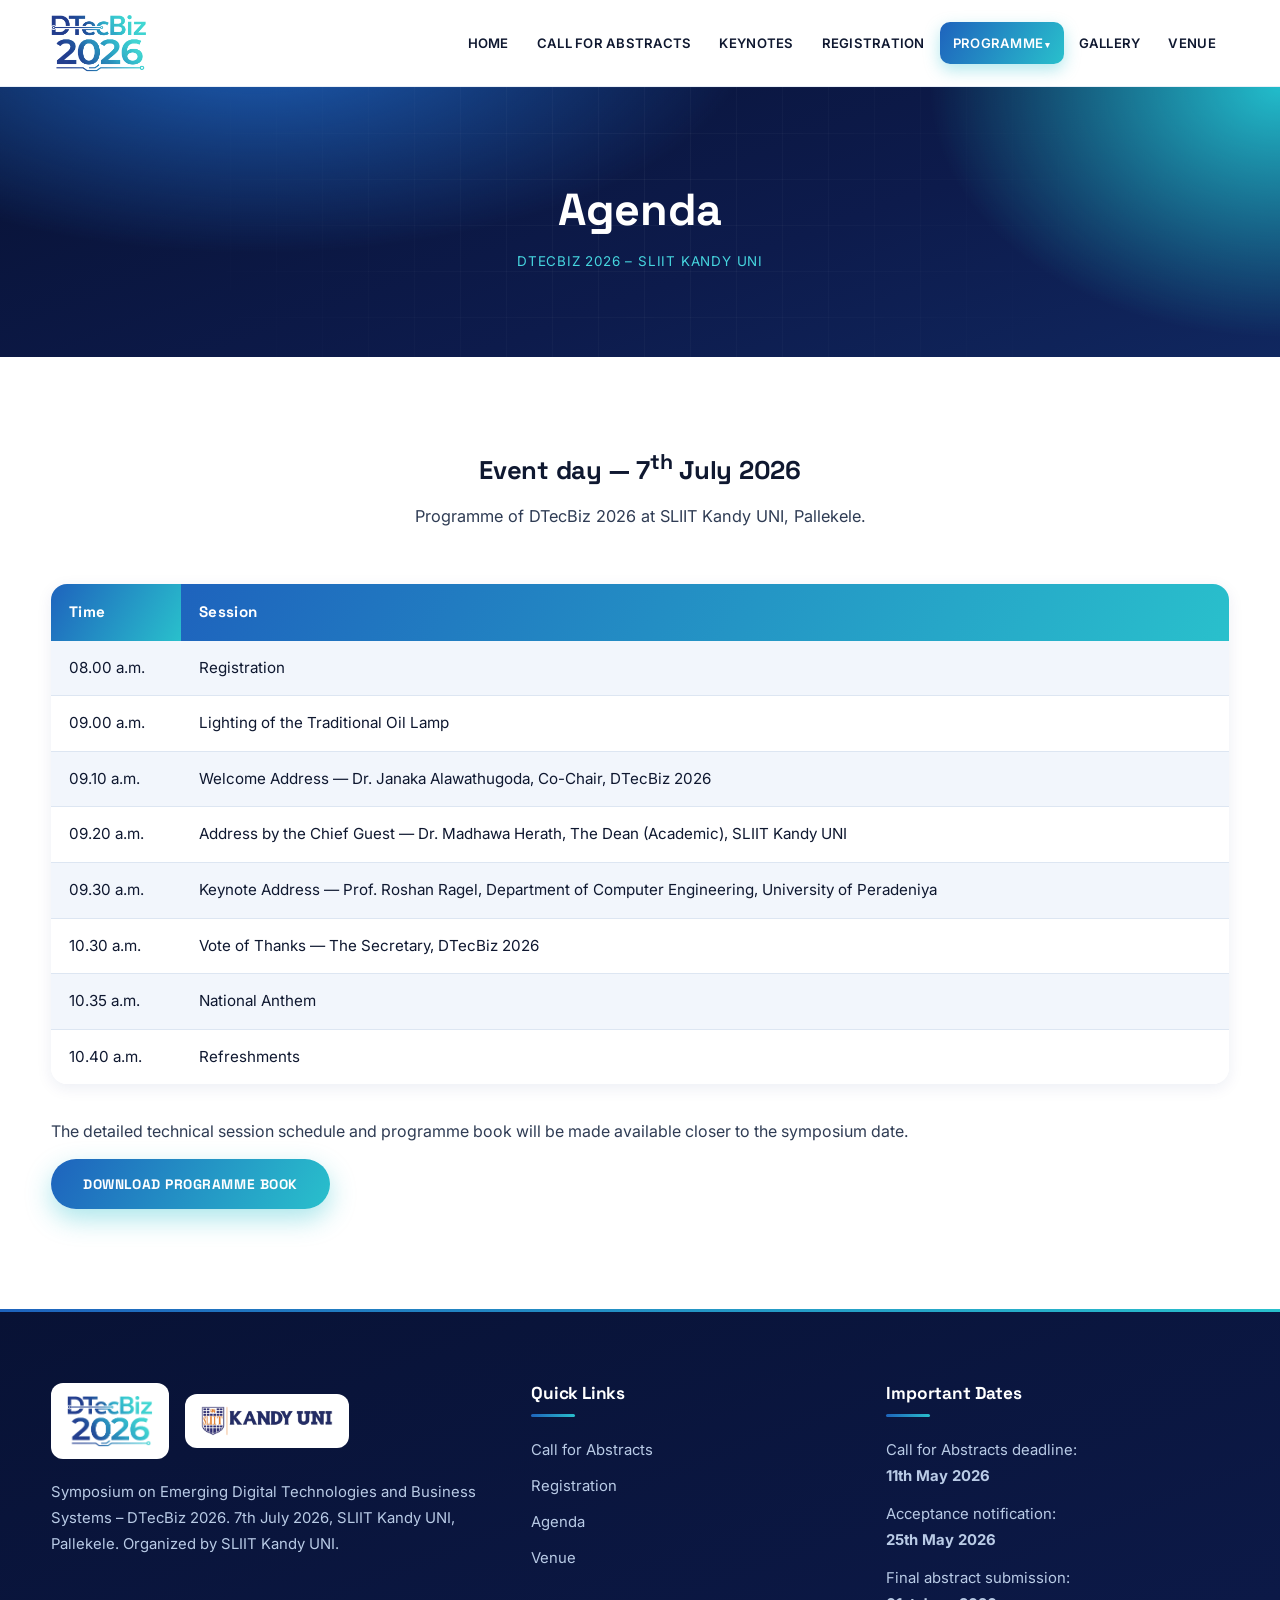
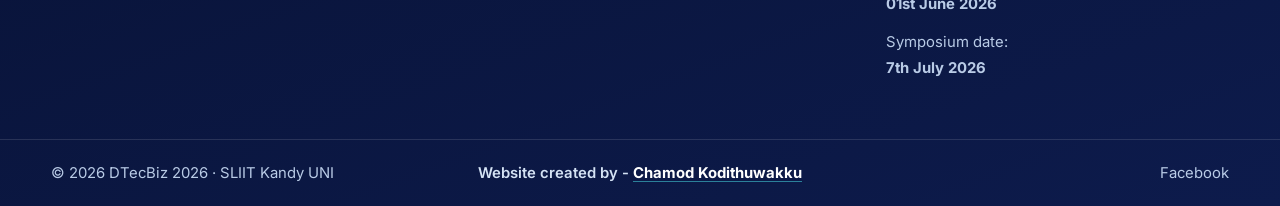
<file: technical-programme.html>
<!DOCTYPE html>
<html lang="en">
<head>
<meta charset="UTF-8">
<meta name="viewport" content="width=device-width, initial-scale=1.0">
<title>TECHNICAL PROGRAMME - DTecBiz 2026</title>
<link rel="preconnect" href="https://fonts.googleapis.com">
<link href="https://fonts.googleapis.com/css2?family=Space+Grotesk:wght@400;500;600;700&family=Inter:wght@400;500;600;700&display=swap" rel="stylesheet">
<link rel="stylesheet" href="css/style.css">
</head>
<body>
<div id="scrollProgress"></div>

<header class="site-header">
    <div class="container">
        <a class="brand" href="index.html">
            <img src="images/dtecbiz-logo.png" alt="DTecBiz 2026" class="brand-logo">
        </a>
        <button class="nav-toggle" aria-label="Toggle menu" aria-expanded="false">&#9776;</button>
        <nav class="main-nav">
            <ul>
                <li><a href="index.html">HOME</a></li>
                <li><a href="call-for-papers.html">CALL FOR ABSTRACTS</a></li>
                <li><a href="keynotes.html">KEYNOTES</a></li>
                <li><a href="registration.html">REGISTRATION</a></li>
                <li class="dropdown active"><a href="technical-programme.html">PROGRAMME</a>
                    <ul class="sub-menu">
                        <li><a href="technical-programme.html">AGENDA</a></li>
                        <li><a href="instructions.html">INSTRUCTIONS</a></li>
                    </ul>
                </li>
                <li><a href="gallery.html">GALLERY</a></li>
                <li><a href="venue.html">VENUE</a></li>
            </ul>
        </nav>
    </div>
</header>

<section class="page-hero">
    <div class="container">
        <h1>Agenda</h1>
        <div class="crumb">DTecBiz 2026 &ndash; SLIIT Kandy UNI</div>
    </div>
</section>

<section class="section">
    <div class="container content">
        <div class="section-head">
            <h2>Event day &mdash; 7<sup>th</sup> July 2026</h2>
            <p>Programme of DTecBiz 2026 at SLIIT Kandy UNI, Pallekele.</p>
        </div>
        <div class="table-wrap">
            <table class="fees">
                <tr><th style="width:130px;">Time</th><th>Session</th></tr>
                <tr><td>08.00 a.m.</td><td>Registration</td></tr>
                <tr><td>09.00 a.m.</td><td>Lighting of the Traditional Oil Lamp</td></tr>
                <tr><td>09.10 a.m.</td><td>Welcome Address &mdash; Dr. Janaka Alawathugoda, Co-Chair, DTecBiz 2026</td></tr>
                <tr><td>09.20 a.m.</td><td>Address by the Chief Guest &mdash; Dr. Madhawa Herath, The Dean (Academic), SLIIT Kandy UNI</td></tr>
                <tr><td>09.30 a.m.</td><td>Keynote Address &mdash; Prof. Roshan Ragel, Department of Computer Engineering, University of Peradeniya</td></tr>
                <tr><td>10.30 a.m.</td><td>Vote of Thanks &mdash; The Secretary, DTecBiz 2026</td></tr>
                <tr><td>10.35 a.m.</td><td>National Anthem</td></tr>
                <tr><td>10.40 a.m.</td><td>Refreshments</td></tr>
            </table>
        </div>
        <p style="margin-top:20px;">The detailed technical session schedule and programme book will be made available closer to the symposium date.</p>
        <a class="btn btn-gold" href="#">Download Programme Book</a>
    </div>
</section>

<footer class="site-footer">
    <div class="container footer-grid">
        <div>
            <div class="footer-logos">
                <span class="chip dtb"><img src="images/dtecbiz-logo.png" alt="DTecBiz 2026"></span>
                <span class="chip host"><img src="images/sliit-kandy-uni.png" alt="SLIIT Kandy UNI"></span>
            </div>
            <p>Symposium on Emerging Digital Technologies and Business Systems &ndash; DTecBiz 2026. 7th July 2026, SLIIT Kandy UNI, Pallekele. Organized by SLIIT Kandy UNI.</p>
        </div>
        <div>
            <h4>Quick Links</h4>
            <ul>
                <li><a href="call-for-papers.html">Call for Abstracts</a></li>
                <li><a href="registration.html">Registration</a></li>
                <li><a href="technical-programme.html">Agenda</a></li>
                <li><a href="venue.html">Venue</a></li>
            </ul>
        </div>
        <div>
            <h4>Important Dates</h4>
            <p>Call for Abstracts deadline:<br><strong>11th May 2026</strong></p>
            <p>Acceptance notification:<br><strong>25th May 2026</strong></p>
            <p>Final abstract submission:<br><strong>01st June 2026</strong></p>
            <p>Symposium date:<br><strong>7th July 2026</strong></p>
        </div>
    </div>
    <div class="footer-bottom">
        <div class="container footer-bottom-row">
            <span>&copy; 2026 DTecBiz 2026 &middot; SLIIT Kandy UNI</span>
            <span class="site-credit">Website created by - <a class="credit-link" href="https://chamod-kodithuwakku-portfolio.vercel.app/" target="_blank" rel="noopener">Chamod Kodithuwakku</a></span>
            <a href="https://www.facebook.com/share/1ADZhycE5M/?mibextid=wwXIfr" target="_blank" rel="noopener">Facebook</a>
        </div>
    </div>
</footer>

<button id="scrollTop" aria-label="Scroll to top">&#8679;</button>
<script src="js/main.js"></script>
</body>
</html>
</file>
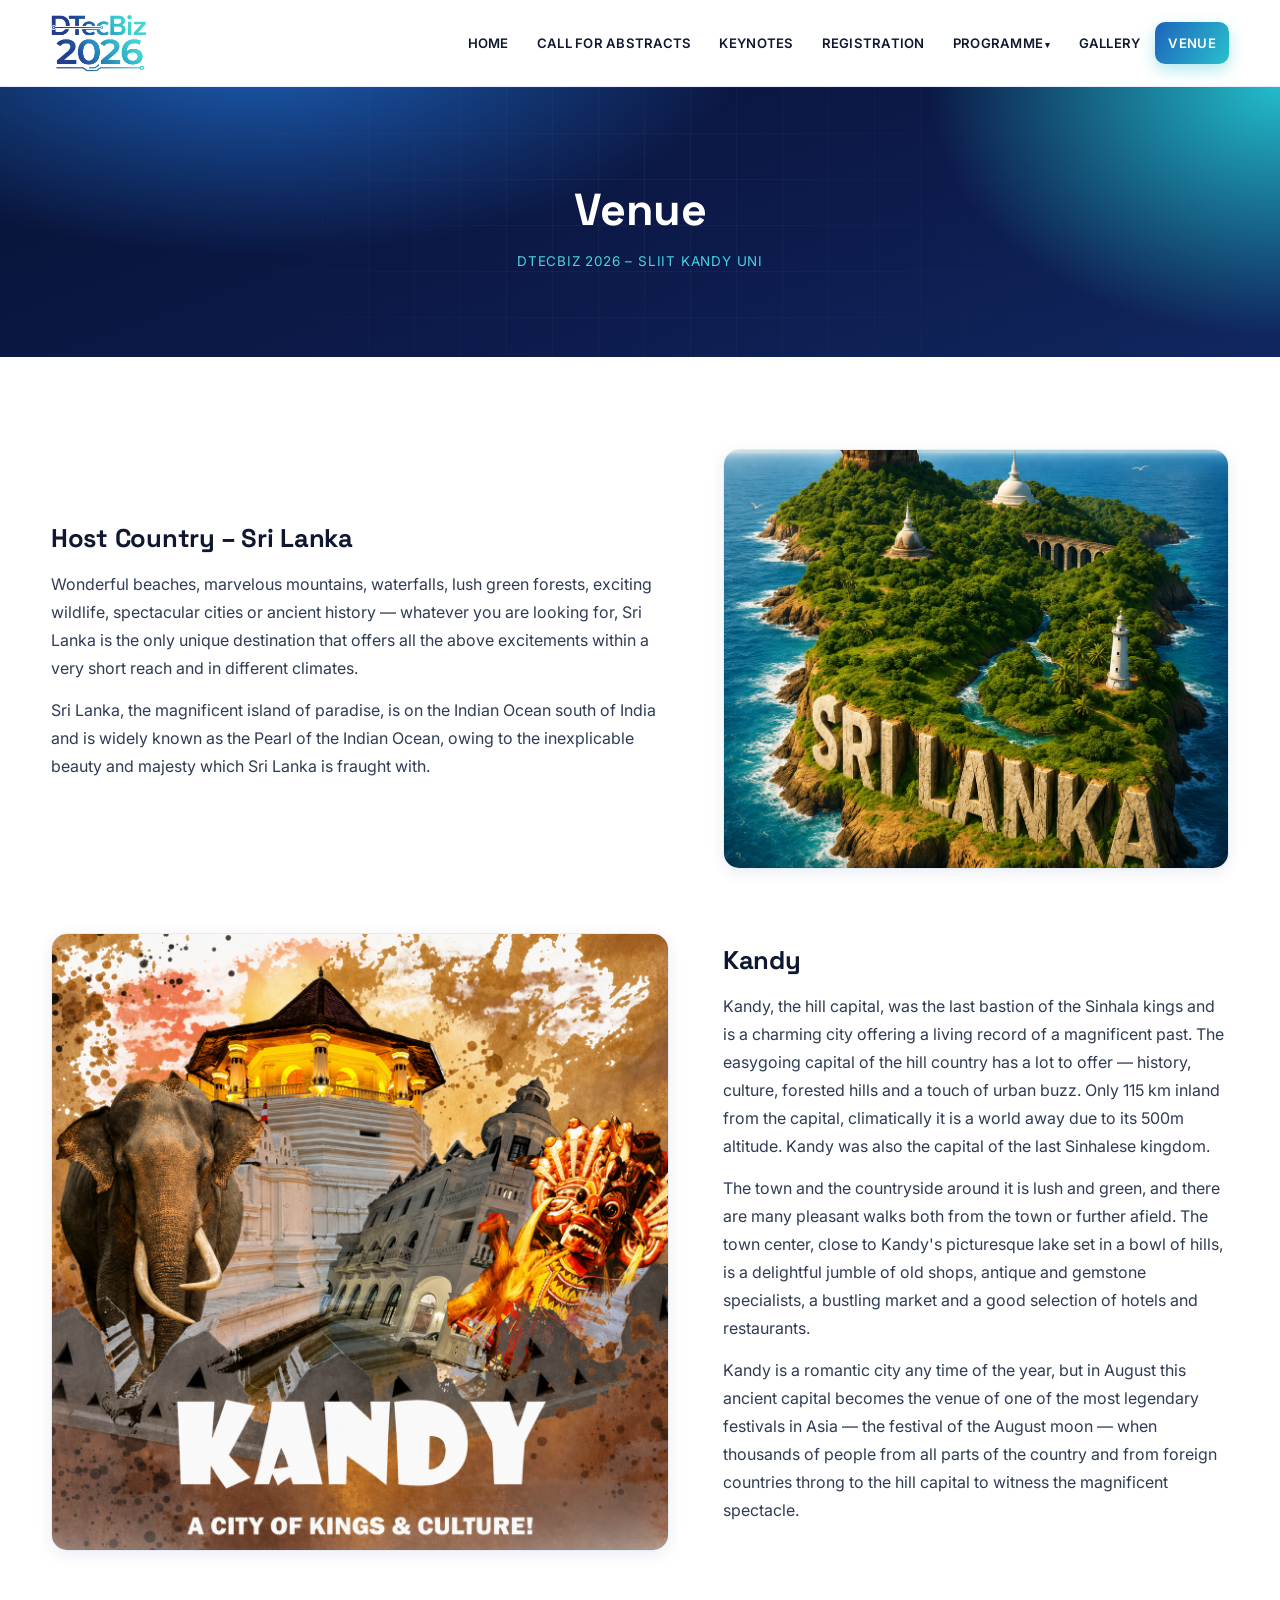
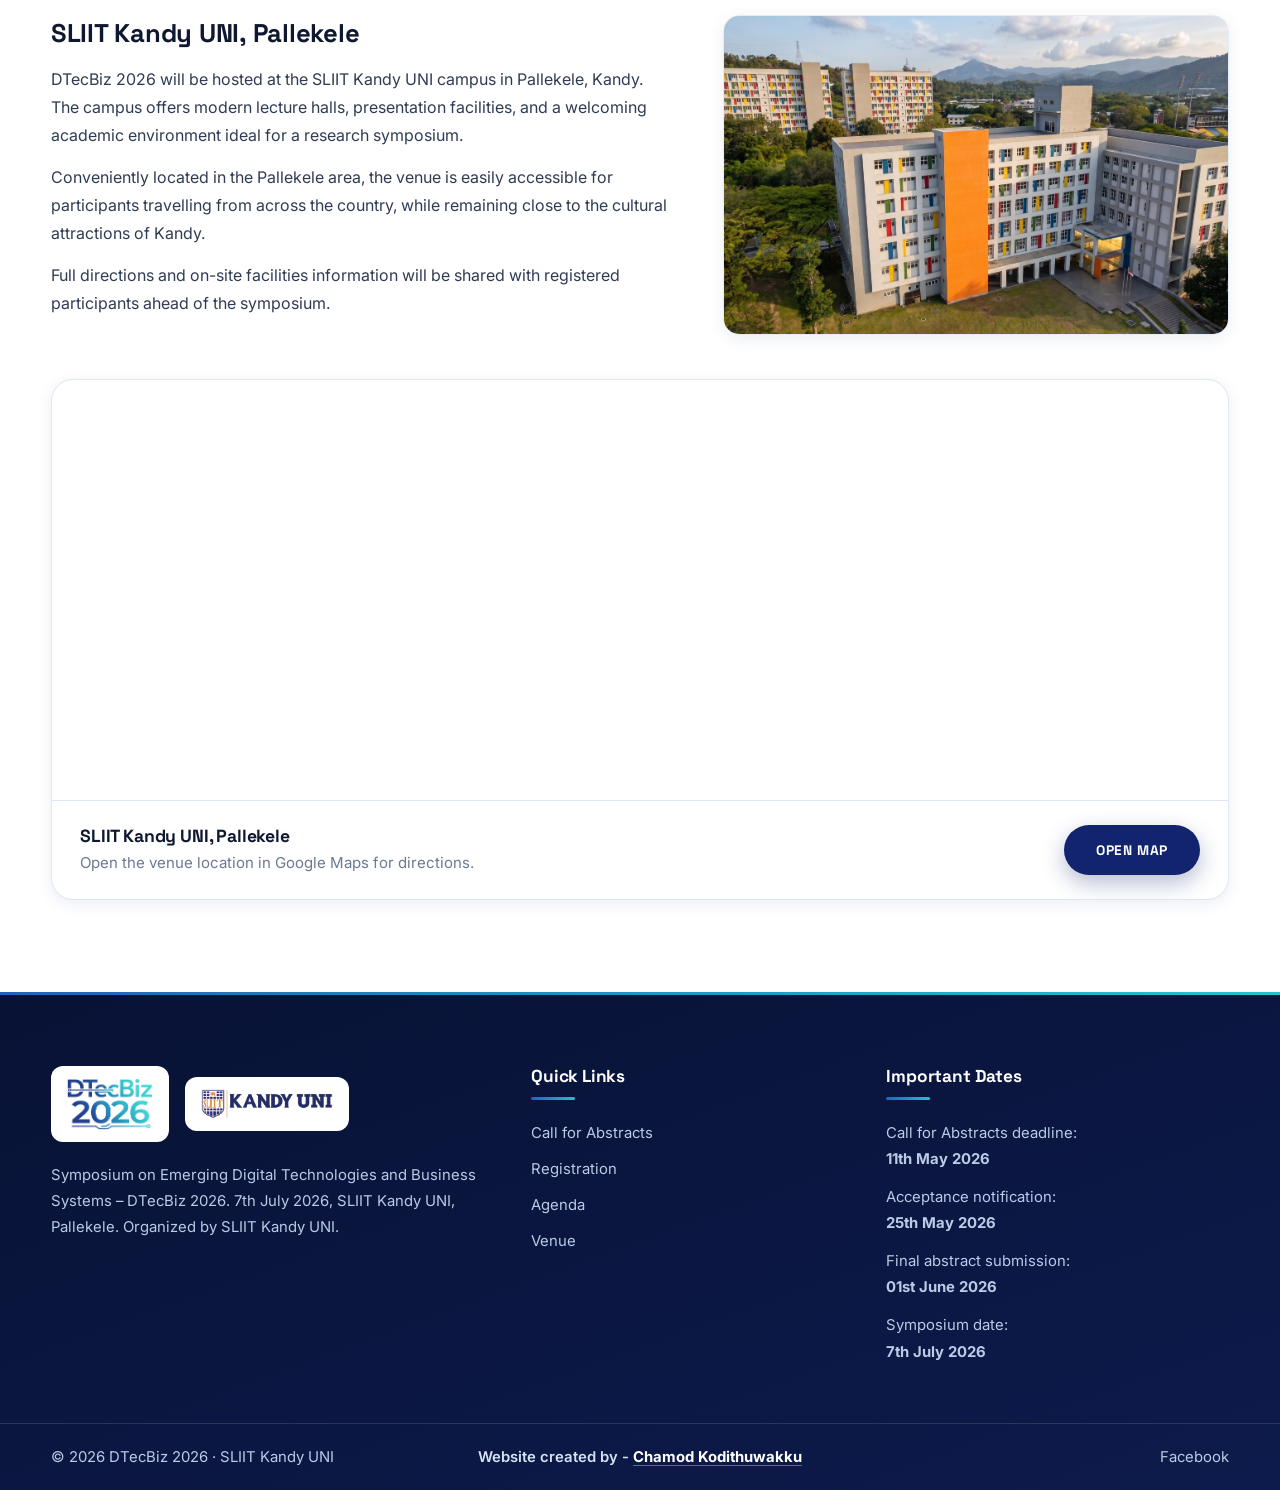
<file: venue.html>
<!DOCTYPE html>
<html lang="en">
<head>
<meta charset="UTF-8">
<meta name="viewport" content="width=device-width, initial-scale=1.0">
<title>VENUE - DTecBiz 2026</title>
<link rel="preconnect" href="https://fonts.googleapis.com">
<link href="https://fonts.googleapis.com/css2?family=Space+Grotesk:wght@400;500;600;700&family=Inter:wght@400;500;600;700&display=swap" rel="stylesheet">
<link rel="stylesheet" href="css/style.css">
</head>
<body>
<div id="scrollProgress"></div>

<header class="site-header">
    <div class="container">
        <a class="brand" href="index.html">
            <img src="images/dtecbiz-logo.png" alt="DTecBiz 2026" class="brand-logo">
        </a>
        <button class="nav-toggle" aria-label="Toggle menu" aria-expanded="false">&#9776;</button>
        <nav class="main-nav">
            <ul>
                <li><a href="index.html">HOME</a></li>
                <li><a href="call-for-papers.html">CALL FOR ABSTRACTS</a></li>
                <li><a href="keynotes.html">KEYNOTES</a></li>
                <li><a href="registration.html">REGISTRATION</a></li>
                <li class="dropdown"><a href="technical-programme.html">PROGRAMME</a>
                    <ul class="sub-menu">
                        <li><a href="technical-programme.html">AGENDA</a></li>
                        <li><a href="instructions.html">INSTRUCTIONS</a></li>
                    </ul>
                </li>
                <li><a href="gallery.html">GALLERY</a></li>
                <li class="active"><a href="venue.html">VENUE</a></li>
            </ul>
        </nav>
    </div>
</header>

<section class="page-hero">
    <div class="container">
        <h1>Venue</h1>
        <div class="crumb">DTecBiz 2026 &ndash; SLIIT Kandy UNI</div>
    </div>
</section>

<section class="section">
    <div class="container">

        <div class="venue-block">
            <div class="split">
                <div class="content">
                    <h2 style="margin-top:0;">Host Country &ndash; Sri Lanka</h2>
                    <p>Wonderful beaches, marvelous mountains, waterfalls, lush green forests, exciting wildlife, spectacular cities or ancient history &mdash; whatever you are looking for, Sri Lanka is the only unique destination that offers all the above excitements within a very short reach and in different climates.</p>
                    <p>Sri Lanka, the magnificent island of paradise, is on the Indian Ocean south of India and is widely known as the Pearl of the Indian Ocean, owing to the inexplicable beauty and majesty which Sri Lanka is fraught with.</p>
                </div>
                <img class="venue-image" src="images/srilanaka.png" alt="Sri Lanka scenery">
            </div>
        </div>

        <div class="venue-block">
            <div class="split">
                <img class="venue-image venue-image-contain" src="images/kandy.png" alt="Kandy city">
                <div class="content">
                    <h2 style="margin-top:0;">Kandy</h2>
                    <p>Kandy, the hill capital, was the last bastion of the Sinhala kings and is a charming city offering a living record of a magnificent past. The easygoing capital of the hill country has a lot to offer &mdash; history, culture, forested hills and a touch of urban buzz. Only 115 km inland from the capital, climatically it is a world away due to its 500m altitude. Kandy was also the capital of the last Sinhalese kingdom.</p>
                    <p>The town and the countryside around it is lush and green, and there are many pleasant walks both from the town or further afield. The town center, close to Kandy's picturesque lake set in a bowl of hills, is a delightful jumble of old shops, antique and gemstone specialists, a bustling market and a good selection of hotels and restaurants.</p>
                    <p>Kandy is a romantic city any time of the year, but in August this ancient capital becomes the venue of one of the most legendary festivals in Asia &mdash; the festival of the August moon &mdash; when thousands of people from all parts of the country and from foreign countries throng to the hill capital to witness the magnificent spectacle.</p>
                </div>
            </div>
        </div>

        <div class="venue-block" style="margin-bottom:0;">
            <div class="split">
                <div class="content">
                    <h2 style="margin-top:0;">SLIIT Kandy UNI, Pallekele</h2>
                    <p>DTecBiz 2026 will be hosted at the SLIIT Kandy UNI campus in Pallekele, Kandy. The campus offers modern lecture halls, presentation facilities, and a welcoming academic environment ideal for a research symposium.</p>
                    <p>Conveniently located in the Pallekele area, the venue is easily accessible for participants travelling from across the country, while remaining close to the cultural attractions of Kandy.</p>
                    <p>Full directions and on-site facilities information will be shared with registered participants ahead of the symposium.</p>
                </div>
                <img class="venue-image" src="images/kandyuni.jpeg" alt="SLIIT Kandy UNI campus">
            </div>
        </div>

        <div class="map-panel map-ph">
            <iframe src="https://www.google.com/maps?q=SLIIT%20Kandy%20UNI%20Pallekele&output=embed" title="SLIIT Kandy UNI location map" loading="lazy" referrerpolicy="no-referrer-when-downgrade" allowfullscreen></iframe>
            <div class="map-panel-footer">
                <div>
                    <h3>SLIIT Kandy UNI, Pallekele</h3>
                    <p>Open the venue location in Google Maps for directions.</p>
                </div>
                <a class="btn btn-green" href="https://maps.app.goo.gl/dVZk3ZnSqWuZTBuf9" target="_blank" rel="noopener">Open Map</a>
            </div>
        </div>

    </div>
</section>

<footer class="site-footer">
    <div class="container footer-grid">
        <div>
            <div class="footer-logos">
                <span class="chip dtb"><img src="images/dtecbiz-logo.png" alt="DTecBiz 2026"></span>
                <span class="chip host"><img src="images/sliit-kandy-uni.png" alt="SLIIT Kandy UNI"></span>
            </div>
            <p>Symposium on Emerging Digital Technologies and Business Systems &ndash; DTecBiz 2026. 7th July 2026, SLIIT Kandy UNI, Pallekele. Organized by SLIIT Kandy UNI.</p>
        </div>
        <div>
            <h4>Quick Links</h4>
            <ul>
                <li><a href="call-for-papers.html">Call for Abstracts</a></li>
                <li><a href="registration.html">Registration</a></li>
                <li><a href="technical-programme.html">Agenda</a></li>
                <li><a href="venue.html">Venue</a></li>
            </ul>
        </div>
        <div>
            <h4>Important Dates</h4>
            <p>Call for Abstracts deadline:<br><strong>11th May 2026</strong></p>
            <p>Acceptance notification:<br><strong>25th May 2026</strong></p>
            <p>Final abstract submission:<br><strong>01st June 2026</strong></p>
            <p>Symposium date:<br><strong>7th July 2026</strong></p>
        </div>
    </div>
    <div class="footer-bottom">
        <div class="container footer-bottom-row">
            <span>&copy; 2026 DTecBiz 2026 &middot; SLIIT Kandy UNI</span>
            <span class="site-credit">Website created by - <a class="credit-link" href="https://chamod-kodithuwakku-portfolio.vercel.app/" target="_blank" rel="noopener">Chamod Kodithuwakku</a></span>
            <a href="https://www.facebook.com/share/1ADZhycE5M/?mibextid=wwXIfr" target="_blank" rel="noopener">Facebook</a>
        </div>
    </div>
</footer>

<button id="scrollTop" aria-label="Scroll to top">&#8679;</button>
<script src="js/main.js"></script>
</body>
</html>
</file>
<file: css/style.css>
/* ============================================================
   DTecBiz 2026 — Symposium on Emerging Digital Technologies
   and Business Systems | Premium tech theme
   ============================================================ */

:root {
    /* DTecBiz logo gradient palette */
    --navy-deep: #081235;
    --navy: #0d1b4c;
    --navy-2: #12246e;
    --blue: #1e5fbf;
    --blue-bright: #2a86d8;
    --cyan: #22bccb;
    --cyan-light: #46d6df;
    --accent: #e8792b;          /* SLIIT orange, used sparingly */

    --grad-main: linear-gradient(120deg, #12246e 0%, #1e63bd 48%, #29c0cc 100%);
    --grad-soft: linear-gradient(120deg, #1e63bd, #29c0cc);
    --grad-text: linear-gradient(100deg, #12246e 0%, #1e63bd 45%, #22bccb 100%);

    --ink: #0f1830;
    --body: #2f3c54;
    --muted: #6b7a93;
    --bg: #ffffff;
    --bg-soft: #f2f6fc;
    --bg-tint: #eaf1fb;
    --border: #dde6f2;
    --glass: rgba(255, 255, 255, 0.72);

    --radius: 16px;
    --radius-lg: 22px;
    --shadow-sm: 0 4px 16px rgba(18, 36, 110, 0.08);
    --shadow: 0 14px 40px rgba(18, 36, 110, 0.14);
    --shadow-glow: 0 18px 50px rgba(34, 188, 203, 0.28);

    --font-head: "Space Grotesk", "Segoe UI", sans-serif;
    --font-body: "Inter", "Segoe UI", Roboto, Helvetica, Arial, sans-serif;
}

* { margin: 0; padding: 0; box-sizing: border-box; }

html { scroll-behavior: smooth; }

body {
    font-family: var(--font-body);
    color: var(--body);
    background: var(--bg);
    line-height: 1.75;
    font-size: 16px;
    overflow-x: hidden;
}

img { max-width: 100%; display: block; }
a { color: var(--blue); text-decoration: none; transition: color .2s; }
a:hover { color: var(--cyan); }

h1, h2, h3, h4 { font-family: var(--font-head); color: var(--ink); line-height: 1.22; font-weight: 700; letter-spacing: -0.01em; }

.container { width: min(1200px, 92%); margin: 0 auto; }

.grad-text {
    background: var(--grad-text);
    -webkit-background-clip: text;
    background-clip: text;
    color: transparent;
}

/* ---------- Scroll progress bar ---------- */
#scrollProgress {
    position: fixed; top: 0; left: 0; height: 3px; width: 0;
    background: var(--grad-soft);
    z-index: 3000;
    box-shadow: 0 0 12px rgba(34, 188, 203, .8);
}

/* ---------- Image placeholders ---------- */
.img-ph {
    display: flex; flex-direction: column; align-items: center; justify-content: center;
    gap: 6px;
    background:
        linear-gradient(135deg, rgba(30, 99, 189, .06), rgba(34, 188, 203, .10)),
        repeating-linear-gradient(45deg, #eef4fd, #eef4fd 12px, #e6eefb 12px, #e6eefb 24px);
    border: 2px dashed #a9c2e6;
    border-radius: var(--radius);
    color: #4f6a92;
    font-size: .78rem; font-weight: 600; letter-spacing: .04em; text-transform: uppercase;
    text-align: center; padding: 12px; min-height: 120px; width: 100%;
}
.img-ph::before { content: "\1F5BC"; font-size: 1.6rem; opacity: .5; }

/* ---------- Header ---------- */
.site-header {
    position: sticky; top: 0; z-index: 1000;
    background: rgba(255, 255, 255, 0.82);
    backdrop-filter: saturate(160%) blur(14px);
    -webkit-backdrop-filter: saturate(160%) blur(14px);
    border-bottom: 1px solid rgba(30, 99, 189, .10);
    transition: padding .3s, box-shadow .3s, background .3s;
}
.site-header.scrolled { box-shadow: 0 8px 30px rgba(18, 36, 110, .10); background: rgba(255,255,255,.92); }
.site-header .container { display: flex; align-items: center; justify-content: space-between; gap: 18px; padding: 14px 0; transition: padding .3s; }
.site-header.scrolled .container { padding: 8px 0; }

.brand { display: flex; align-items: center; gap: 14px; }
.brand-logo { height: 58px; width: auto; transition: height .3s; }
.site-header.scrolled .brand-logo { height: 46px; }

.host-badge {
    display: flex; align-items: center; gap: 10px;
    padding: 6px 14px 6px 16px; border-radius: 40px;
    background: linear-gradient(120deg, rgba(30,99,189,.06), rgba(34,188,203,.10));
    border: 1px solid rgba(30, 99, 189, .16);
}
.host-badge span { font-size: .62rem; font-weight: 700; letter-spacing: .14em; text-transform: uppercase; color: var(--muted); }
.host-badge img { height: 26px; width: auto; }

.main-nav ul { list-style: none; display: flex; align-items: center; gap: 2px; flex-wrap: wrap; }
.main-nav a {
    display: block; padding: 10px 13px; font-size: .82rem; font-weight: 600;
    letter-spacing: .02em; color: var(--ink); border-radius: 10px; position: relative;
}
.main-nav a:hover { color: var(--blue); background: var(--bg-tint); }
.main-nav li.active > a { color: #fff; background: var(--grad-soft); box-shadow: 0 6px 16px rgba(34,188,203,.35); }

.main-nav li { position: relative; }
.main-nav .dropdown > a::after { content: " \25BE"; font-size: .7em; }
.main-nav .sub-menu {
    display: none; position: absolute; top: 100%; left: 0; background: #fff;
    min-width: 240px; box-shadow: var(--shadow); border-radius: 14px; padding: 8px; flex-direction: column;
    border: 1px solid var(--border);
}
.main-nav .dropdown:hover .sub-menu, .main-nav .dropdown:focus-within .sub-menu { display: flex; }
.main-nav .sub-menu a { padding: 11px 14px; }

.nav-toggle {
    display: none; background: none; border: 2px solid var(--blue); color: var(--blue);
    font-size: 1.25rem; line-height: 1; padding: 7px 12px; border-radius: 10px; cursor: pointer;
}

/* ---------- Buttons ---------- */
.btn {
    display: inline-block; padding: 13px 32px; border-radius: 40px; font-weight: 700;
    font-size: .86rem; letter-spacing: .04em; text-transform: uppercase;
    position: relative; overflow: hidden; transition: transform .2s, box-shadow .2s; cursor: pointer;
    font-family: var(--font-head);
}
.btn::after {
    content: ""; position: absolute; top: 0; left: -120%; width: 60%; height: 100%;
    background: linear-gradient(120deg, transparent, rgba(255,255,255,.45), transparent);
    transform: skewX(-20deg); transition: left .6s;
}
.btn:hover::after { left: 130%; }
.btn:hover { transform: translateY(-3px); }
.btn-gold, .btn-primary {
    background: var(--grad-soft); color: #fff; box-shadow: 0 10px 26px rgba(34,188,203,.38);
}
.btn-gold:hover, .btn-primary:hover { color: #fff; box-shadow: var(--shadow-glow); }
.btn-outline { border: 2px solid rgba(255,255,255,.8); color: #fff; margin-left: 8px; }
.btn-outline:hover { background: #fff; color: var(--navy); }
.btn-green { background: var(--navy-2); color: #fff; box-shadow: 0 8px 22px rgba(18,36,110,.30); }
.btn-green:hover { color: #fff; background: var(--blue); }

/* ---------- Video Hero ---------- */
.video-hero {
    position: relative;
    width: 100%;
    min-height: calc(100svh - 87px);
    background: #050b20;
    overflow: hidden;
    display: flex;
    align-items: center;
    justify-content: center;
}
.video-hero::after {
    content: "";
    position: absolute;
    inset: auto 0 0;
    height: 120px;
    background: linear-gradient(180deg, transparent, rgba(8, 18, 53, .34));
    pointer-events: none;
}
.video-hero-media {
    width: 100%;
    height: 100%;
    min-height: calc(100svh - 87px);
    object-fit: contain;
    display: block;
}
/* ---------- Hero ---------- */
.hero {
    position: relative; color: #fff; text-align: center; padding: 130px 0 110px;
    background: radial-gradient(1200px 600px at 15% -10%, #1e63bd 0%, transparent 55%),
                radial-gradient(1000px 700px at 100% 20%, #22bccb 0%, transparent 50%),
                linear-gradient(160deg, #081235 0%, #0d1b4c 55%, #10275f 100%);
    overflow: hidden;
}
#heroCanvas { position: absolute; inset: 0; width: 100%; height: 100%; z-index: 0; opacity: .9; }
.hero::before {
    content: ""; position: absolute; inset: 0; z-index: 1;
    background: radial-gradient(700px 380px at 50% 120%, rgba(34,188,203,.30), transparent 70%);
    pointer-events: none;
}
.hero .container { position: relative; z-index: 2; }

.hero-cobrand { display: inline-flex; align-items: center; gap: 16px; margin-bottom: 26px;
    padding: 10px 22px; border-radius: 50px; background: rgba(255,255,255,.08);
    border: 1px solid rgba(255,255,255,.18); backdrop-filter: blur(6px); }
.hero-cobrand img.dtb { height: 46px; }
.hero-cobrand .divider { width: 1px; height: 30px; background: rgba(255,255,255,.3); }
.hero-cobrand .host { display: flex; flex-direction: column; align-items: flex-start; line-height: 1.2; }
.hero-cobrand .host small { font-size: .58rem; letter-spacing: .16em; text-transform: uppercase; color: #a9c7e8; }
.hero-cobrand .host img { height: 30px; width: auto; margin-top: 5px; padding: 5px 9px; background: #fff; border-radius: 8px; box-shadow: 0 4px 14px rgba(0,0,0,.16); }

.hero h1 { color: #fff; font-size: clamp(1.8rem, 4.4vw, 3.4rem); max-width: 980px; margin: 0 auto 20px; line-height: 1.1; }
.hero .hero-meta { font-size: clamp(.95rem, 1.8vw, 1.2rem); color: var(--cyan-light); font-weight: 600; margin-bottom: 16px; }
.hero .hero-tagline { font-family: var(--font-body); font-style: italic; font-size: clamp(1rem, 2vw, 1.25rem); color: #d6e4f5; max-width: 760px; margin: 0 auto 38px; }
.hero .hero-cta { display: flex; gap: 12px; justify-content: center; flex-wrap: wrap; }

.hero-wave { position: absolute; bottom: -1px; left: 0; width: 100%; z-index: 2; line-height: 0; }
.hero-wave svg { width: 100%; height: 70px; display: block; }

/* ---------- Sections ---------- */
.section { padding: 92px 0; position: relative; }
.section.alt { background: var(--bg-soft); }
.section.dark {
    background: linear-gradient(160deg, #0b1740, #0d1b4c);
    color: #cfe0f5;
}
.section.dark h1, .section.dark h2, .section.dark h3, .section.dark h4 { color: #fff; }

.section-head { text-align: center; max-width: 780px; margin: 0 auto 54px; }
.section-head .eyebrow {
    display: inline-block; font-family: var(--font-head); font-size: .72rem; font-weight: 700;
    letter-spacing: .22em; text-transform: uppercase; color: var(--cyan);
    padding: 6px 16px; border: 1px solid rgba(34,188,203,.35); border-radius: 30px; margin-bottom: 16px;
    background: rgba(34,188,203,.06);
}
.section-head h2 { font-size: clamp(1.7rem, 3.2vw, 2.5rem); margin-bottom: 14px; }
.section-head p { color: var(--muted); font-size: 1.02rem; }

/* Welcome split */
.split { display: grid; grid-template-columns: 1.1fr .9fr; gap: 54px; align-items: center; }
.split .img-ph { min-height: 380px; }
.welcome-image {
    width: 100%;
    min-height: 380px;
    max-height: 460px;
    object-fit: cover;
    border-radius: var(--radius);
    box-shadow: var(--shadow);
    border: 1px solid rgba(30,99,189,.12);
}
.split h2 { font-size: clamp(1.6rem, 3vw, 2.2rem); margin-bottom: 20px; }
.split p { margin-bottom: 16px; color: var(--body); }

.goals { list-style: none; margin-top: 12px; }
.goals li { position: relative; padding-left: 34px; margin-bottom: 14px; color: var(--body); }
.goals li::before {
    content: "\2713"; position: absolute; left: 0; top: 4px; width: 22px; height: 22px;
    border-radius: 7px; background: var(--grad-soft); color: #fff; font-size: .72rem;
    display: flex; align-items: center; justify-content: center; box-shadow: 0 4px 12px rgba(34,188,203,.4);
}

/* Countdown */
.countdown-band {
    position: relative; color: #fff; text-align: center; padding: 78px 0; overflow: hidden;
    background: radial-gradient(800px 400px at 50% -40%, #1e63bd, transparent 60%),
                linear-gradient(160deg, #0b1740, #0d1b4c 60%, #10275f);
}
.countdown-band h2 { color: #fff; margin-bottom: 36px; font-size: clamp(1.5rem,2.6vw,2rem); }
.countdown { display: flex; justify-content: center; gap: 20px; flex-wrap: wrap; }
.count-box {
    background: rgba(255,255,255,.06); border: 1px solid rgba(255,255,255,.16);
    border-radius: var(--radius); padding: 26px 12px; width: 130px; backdrop-filter: blur(6px);
    transition: transform .25s, box-shadow .25s;
}
.count-box .num {
    font-size: 2.9rem; font-weight: 700; font-family: var(--font-head); line-height: 1.05;
    background: linear-gradient(120deg, #fff, #46d6df);
    -webkit-background-clip: text; background-clip: text; color: transparent;
}
.count-box .label { font-size: .74rem; text-transform: uppercase; letter-spacing: .14em; color: #a9c7e8; }

/* Cards */
.cards { display: grid; grid-template-columns: repeat(auto-fit, minmax(min(100%, 290px), 1fr)); gap: 28px; }
.card {
    position: relative; background: #fff; border: 1px solid var(--border); border-radius: var(--radius-lg);
    padding: 38px 30px; text-align: center; box-shadow: var(--shadow-sm);
    transition: transform .2s, box-shadow .3s, border-color .3s;
    display: flex; flex-direction: column; align-items: center; overflow: hidden;
}
.card::before {
    content: ""; position: absolute; inset: 0; border-radius: inherit; padding: 1.5px;
    background: var(--grad-soft); -webkit-mask: linear-gradient(#000 0 0) content-box, linear-gradient(#000 0 0);
    -webkit-mask-composite: xor; mask-composite: exclude; opacity: 0; transition: opacity .3s;
}
.card:hover { box-shadow: var(--shadow); transform: translateY(-6px); }
.card:hover::before { opacity: 1; }
.card .tag {
    display: inline-block; background: rgba(34,188,203,.12); color: #0f7c88;
    font-size: .66rem; font-weight: 800; letter-spacing: .16em; padding: 5px 14px; border-radius: 20px; margin-bottom: 18px;
}
.card h3 { font-size: 1.08rem; margin-bottom: 12px; }
.card .date { font-size: 1.35rem; font-weight: 700; font-family: var(--font-head); margin-bottom: 20px;
    background: var(--grad-text); -webkit-background-clip: text; background-clip: text; color: transparent; }
.card .btn { margin-top: auto; padding: 10px 26px; font-size: .76rem; }

/* Themes */
.themes-grid { display: grid; grid-template-columns: repeat(auto-fit, minmax(min(100%, 320px), 1fr)); gap: 16px; }
.themes-grid .theme {
    position: relative; background: #fff; border: 1px solid var(--border); border-radius: 14px;
    padding: 18px 22px 18px 26px; font-size: .96rem; color: var(--ink); font-weight: 500;
    transition: transform .2s, box-shadow .3s, color .2s; overflow: hidden;
}
.themes-grid .theme::before { content: ""; position: absolute; left: 0; top: 0; bottom: 0; width: 4px; background: var(--grad-soft); }
.themes-grid .theme:hover { transform: translateY(-4px); box-shadow: var(--shadow); }

/* Publishing */
.pub-box {
    background: #fff; border: 1px solid var(--border); border-radius: var(--radius-lg); box-shadow: var(--shadow-sm);
    padding: 46px; display: grid; grid-template-columns: 1fr 300px; gap: 42px; align-items: center;
}
.pub-box p { margin-bottom: 14px; color: var(--body); }
.pub-box ul { margin: 0 0 18px 20px; color: var(--body); }
.pub-box ul li { margin-bottom: 9px; }
.pub-box .img-ph { min-height: 280px; }
.abstract-book-image {
    width: 100%;
    min-height: 280px;
    max-height: 360px;
    object-fit: contain;
    border-radius: var(--radius);
    background: var(--bg-soft);
    border: 1px solid rgba(30,99,189,.12);
    box-shadow: var(--shadow-sm);
    padding: 12px;
}

/* Downloads strip */
.download-strip { display: grid; grid-template-columns: repeat(auto-fit, minmax(min(100%, 260px), 1fr)); gap: 28px; }
.download-strip .card .img-ph { min-height: 210px; margin-bottom: 20px; }
.template-cover-image {
    width: 100%;
    max-height: 280px;
    object-fit: contain;
    margin-bottom: 22px;
    border-radius: var(--radius);
    background: var(--bg-soft);
    border: 1px solid rgba(30,99,189,.12);
    box-shadow: var(--shadow-sm);
    padding: 10px;
}

/* Official trailer */
.trailer-section {
    overflow: hidden;
}
.trailer-card {
    position: relative;
    display: block;
    width: min(980px, 100%);
    aspect-ratio: 16 / 9;
    margin: 0 auto;
    overflow: hidden;
    background: #050b20;
    border: 1px solid rgba(30, 99, 189, .14);
    border-radius: var(--radius-lg);
    box-shadow: 0 24px 70px rgba(18, 36, 110, .18);
}
.trailer-card::before {
    content: "";
    position: absolute;
    inset: 0;
    pointer-events: none;
    box-shadow: inset 0 0 0 1px rgba(255,255,255,.08);
    z-index: 1;
}
.trailer-card img {
    width: 100%;
    height: 100%;
    object-fit: cover;
    transition: transform .35s ease, filter .35s ease;
}
.trailer-card:hover img {
    transform: scale(1.025);
    filter: brightness(.86);
}
.trailer-play {
    position: absolute;
    left: 50%;
    top: 50%;
    width: 76px;
    height: 76px;
    border-radius: 50%;
    transform: translate(-50%, -50%);
    background: rgba(255,255,255,.94);
    box-shadow: 0 18px 45px rgba(8,18,53,.28);
    z-index: 2;
}
.trailer-play::after {
    content: "";
    position: absolute;
    left: 31px;
    top: 23px;
    border-top: 15px solid transparent;
    border-bottom: 15px solid transparent;
    border-left: 22px solid var(--blue);
}
/* Hosted-by band */
.hostband { padding: 66px 0; background: var(--bg-soft); text-align: center; }
.hostband .logos { display: flex; align-items: stretch; justify-content: center; gap: 40px; flex-wrap: wrap; margin-top: 28px; }
.hostband .logo-card {
    background: #fff; border: 1px solid var(--border); border-radius: var(--radius);
    padding: 28px 44px; box-shadow: var(--shadow-sm); transition: transform .25s, box-shadow .3s;
    display: flex; flex-direction: column; align-items: center; justify-content: center;
}
.hostband .logo-card:hover { transform: translateY(-6px); box-shadow: var(--shadow); }
.hostband .logo-card img { height: 66px; width: auto; }
.hostband .logo-card.dtb img { height: 84px; }
.hostband .logo-card small { display: block; margin-top: 14px; font-size: .64rem; letter-spacing: .16em; text-transform: uppercase; color: var(--muted); font-weight: 700; }

/* ---------- Page hero ---------- */
.page-hero {
    position: relative; color: #fff; text-align: center; padding: 96px 0 84px; overflow: hidden;
    background: radial-gradient(900px 400px at 20% -20%, #1e63bd 0%, transparent 55%),
                radial-gradient(700px 500px at 100% 0%, #22bccb 0%, transparent 50%),
                linear-gradient(160deg, #081235, #0d1b4c 60%, #10275f);
}
.page-hero::after {
    content: ""; position: absolute; inset: 0;
    background-image: linear-gradient(rgba(255,255,255,.04) 1px, transparent 1px),
                      linear-gradient(90deg, rgba(255,255,255,.04) 1px, transparent 1px);
    background-size: 46px 46px; mask-image: radial-gradient(circle at 50% 40%, #000, transparent 75%);
    -webkit-mask-image: radial-gradient(circle at 50% 40%, #000, transparent 75%);
}
.page-hero .container { position: relative; z-index: 2; }
.page-hero h1 { color: #fff; font-size: clamp(1.9rem, 3.6vw, 2.8rem); }
.page-hero .crumb { margin-top: 12px; font-size: .84rem; color: var(--cyan-light); letter-spacing: .06em; text-transform: uppercase; }

/* ---------- Content blocks ---------- */
.content h2 { font-size: 1.6rem; margin: 38px 0 16px; }
.content h2:first-child { margin-top: 0; }
.content h3 { font-size: 1.2rem; margin: 28px 0 12px; }
.content p { margin-bottom: 14px; color: var(--body); }
.content ul, .content ol { margin: 0 0 18px 22px; color: var(--body); }
.content li { margin-bottom: 10px; }
.note {
    background: linear-gradient(120deg, rgba(30,99,189,.05), rgba(34,188,203,.10));
    border-left: 4px solid var(--cyan); padding: 16px 20px; border-radius: 10px; margin: 20px 0; font-size: .95rem; color: var(--ink);
}

/* Tables */
.table-wrap { overflow-x: auto; margin: 20px 0 32px; border-radius: var(--radius); box-shadow: var(--shadow-sm); }
table.fees { width: 100%; border-collapse: collapse; background: #fff; overflow: hidden; font-size: .95rem; }
table.fees th { background: var(--grad-soft); color: #fff; text-align: left; padding: 15px 18px; font-weight: 700; font-family: var(--font-head); letter-spacing: .02em; }
table.fees td { padding: 14px 18px; border-bottom: 1px solid var(--border); color: var(--ink); }
table.fees tr:nth-child(even) td { background: var(--bg-soft); }
table.fees tr:last-child td { border-bottom: none; }
table.fees tr:hover td { background: var(--bg-tint); }

/* Speakers */
.speaker-year { margin-bottom: 60px; }
.speaker-year > h2 { text-align: center; font-size: 1.5rem; margin-bottom: 34px; }
.speaker-year > h2 span { background: var(--grad-text); -webkit-background-clip: text; background-clip: text; color: transparent; }
.speakers { display: grid; grid-template-columns: repeat(auto-fit, minmax(min(100%, 230px), 1fr)); gap: 28px; justify-content: center; max-width: 1000px; margin: 0 auto; }
.speaker {
    background: #fff; border: 1px solid var(--border); border-radius: var(--radius-lg); padding: 30px 24px;
    text-align: center; box-shadow: var(--shadow-sm); transition: transform .25s, box-shadow .3s;
}
.speaker:hover { transform: translateY(-6px); box-shadow: var(--shadow); }
.speaker .img-ph { width: 150px; height: 150px; min-height: 150px; border-radius: 50%; margin: 0 auto 18px; font-size: .58rem; }
.speaker-photo {
    width: 170px;
    height: 170px;
    object-fit: cover;
    object-position: center top;
    border-radius: 50%;
    margin: 0 auto 20px;
    border: 4px solid #fff;
    box-shadow: 0 12px 28px rgba(18,36,110,.18);
}
.speaker h3 { font-size: 1.08rem; margin-bottom: 8px; }
.speaker p { font-size: .84rem; color: var(--muted); line-height: 1.55; }

/* Gallery */
.gallery-grid { display: grid; grid-template-columns: repeat(auto-fill, minmax(min(100%, 250px), 1fr)); gap: 18px; }
.gallery-grid .img-ph { min-height: 200px; font-size: .66rem; transition: transform .3s, box-shadow .3s; }
.gallery-grid .img-ph:hover { transform: scale(1.03); box-shadow: var(--shadow); }

/* Contact */
.contact-grid { display: grid; grid-template-columns: repeat(auto-fit, minmax(min(100%, 320px), 1fr)); gap: 30px; }
.contact-card { background: #fff; border: 1px solid var(--border); border-radius: var(--radius-lg); box-shadow: var(--shadow-sm); padding: 36px; text-align: center; transition: transform .25s, box-shadow .3s; }
.contact-card:hover { transform: translateY(-5px); box-shadow: var(--shadow); }
.contact-card .img-ph { width: 130px; height: 130px; min-height: 130px; border-radius: 50%; margin: 0 auto 20px; font-size: .58rem; }
.contact-card h3 { font-size: 1.2rem; }
.contact-card .role { font-weight: 700; font-size: .78rem; text-transform: uppercase; letter-spacing: .12em; margin-bottom: 16px;
    background: var(--grad-text); -webkit-background-clip: text; background-clip: text; color: transparent; }
.contact-card p { font-size: .93rem; color: var(--body); margin-bottom: 6px; }
.map-ph { min-height: 400px; margin-top: 44px; }
.map-panel {
    overflow: hidden;
    background: #fff;
    border: 1px solid var(--border);
    border-radius: var(--radius-lg);
    box-shadow: var(--shadow-sm);
}
.map-panel iframe {
    display: block;
    width: 100%;
    height: 420px;
    border: 0;
}
.map-panel-footer {
    display: flex;
    align-items: center;
    justify-content: space-between;
    gap: 20px;
    padding: 24px 28px;
    border-top: 1px solid var(--border);
}
.map-panel-footer h3 {
    font-size: 1.1rem;
    margin-bottom: 4px;
}
.map-panel-footer p {
    color: var(--muted);
    font-size: .94rem;
    line-height: 1.5;
}

/* Venue */
.venue-block { margin-bottom: 64px; }
.venue-block .split .img-ph { min-height: 320px; }
.venue-image {
    width: 100%;
    min-height: 320px;
    max-height: 420px;
    object-fit: cover;
    border-radius: var(--radius);
    box-shadow: var(--shadow-sm);
    border: 1px solid rgba(30,99,189,.12);
}
.venue-image-contain {
    height: auto;
    min-height: 0;
    max-height: none;
    object-fit: contain;
}

/* Registration closed */
.registration-closed-section {
    min-height: 520px;
    display: flex;
    align-items: center;
    background:
        radial-gradient(520px 260px at 50% 0%, rgba(34,188,203,.12), transparent 70%),
        linear-gradient(180deg, #fff 0%, #f6f9fd 100%);
}
.closed-card {
    position: relative;
    max-width: 780px;
    margin: 0 auto;
    padding: 54px 44px;
    text-align: center;
    background: #fff;
    border: 1px solid rgba(30, 99, 189, .14);
    border-radius: 8px;
    box-shadow: 0 24px 70px rgba(18, 36, 110, .14);
    overflow: hidden;
}
.closed-card::before {
    content: "";
    position: absolute;
    inset: 0 0 auto;
    height: 5px;
    background: var(--grad-soft);
}
.closed-visual {
    position: relative;
    width: 112px;
    height: 112px;
    margin: 0 auto 24px;
    display: flex;
    align-items: center;
    justify-content: center;
}
.closed-ring {
    position: absolute;
    inset: 8px;
    border: 1px solid rgba(34,188,203,.38);
    border-radius: 50%;
    animation: closedPulse 2.8s ease-out infinite;
}
.closed-ring.delay { animation-delay: 1.1s; }
.closed-icon {
    position: relative;
    width: 72px;
    height: 72px;
    border-radius: 50%;
    display: flex;
    align-items: center;
    justify-content: center;
    background: var(--grad-soft);
    color: #fff;
    font-family: var(--font-head);
    font-size: 2.1rem;
    font-weight: 700;
    box-shadow: 0 14px 34px rgba(34,188,203,.34);
}
.closed-status.inline { margin-bottom: 14px; background: rgba(232, 121, 43, .12); color: #9a4d18; }
.closed-status {
    display: inline-block;
    margin-bottom: 16px;
    padding: 7px 18px;
    border-radius: 999px;
    background: rgba(18, 36, 110, .08);
    color: var(--navy-2);
    font-family: var(--font-head);
    font-size: .78rem;
    font-weight: 700;
    letter-spacing: .14em;
    text-transform: uppercase;
}
.closed-card h2 {
    font-size: clamp(1.75rem, 3.4vw, 2.7rem);
    margin-bottom: 16px;
}
.closed-card p {
    max-width: 620px;
    margin: 0 auto 30px;
    color: var(--body);
    font-size: 1.04rem;
}
.closed-actions {
    display: flex;
    justify-content: center;
    gap: 14px;
    flex-wrap: wrap;
}
.btn-light {
    border: 1px solid rgba(18,36,110,.18);
    background: #fff;
    color: var(--navy-2);
    box-shadow: 0 8px 20px rgba(18,36,110,.08);
}
.btn-light:hover {
    color: var(--blue);
    box-shadow: var(--shadow-sm);
}
@keyframes closedPulse {
    0% { transform: scale(.78); opacity: .72; }
    70% { opacity: .08; }
    100% { transform: scale(1.28); opacity: 0; }
}
/* ---------- Footer ---------- */
.site-footer {
    position: relative; color: #b9cbe6; padding: 74px 0 0; font-size: .93rem;
    background: linear-gradient(160deg, #081235, #0d1b4c);
    overflow: hidden;
}
.site-footer::before {
    content: ""; position: absolute; top: 0; left: 0; right: 0; height: 3px; background: var(--grad-soft);
}
.footer-grid { display: grid; grid-template-columns: 1.4fr 1fr 1.1fr; gap: 44px; padding-bottom: 46px; position: relative; z-index: 2; }
.site-footer h4 { color: #fff; font-size: 1.08rem; margin-bottom: 20px; }
.site-footer h4::after { content: ""; display: block; width: 44px; height: 3px; background: var(--grad-soft); margin-top: 10px; border-radius: 2px; }
.site-footer p { margin-bottom: 12px; }
.site-footer ul { list-style: none; }
.site-footer ul li { margin-bottom: 10px; }
.site-footer a { color: #b9cbe6; }
.site-footer a:hover { color: var(--cyan-light); }
.footer-logos { display: flex; align-items: center; gap: 16px; margin-bottom: 20px; flex-wrap: wrap; }
.footer-logos .chip { background: #fff; border-radius: 12px; padding: 12px 16px; display: flex; align-items: center; }
.footer-logos .chip.dtb img { height: 52px; }
.footer-logos .chip.host img { height: 30px; }
.footer-bottom { border-top: 1px solid rgba(255,255,255,.12); padding: 20px 0; position: relative; z-index: 2; }
.footer-bottom-row { display: grid; grid-template-columns: 1fr auto 1fr; align-items: center; gap: 18px; }
.footer-bottom-row > a { justify-self: end; }
.site-credit { justify-self: center; text-align: center; color: #d4e2f4; font-weight: 600; }
.site-credit .credit-link { color: #fff; font-weight: 700; text-decoration: underline; text-decoration-color: rgba(70,214,223,.55); text-underline-offset: 3px; }
.site-credit .credit-link:hover { color: var(--cyan-light); }

/* Scroll top */
#scrollTop {
    position: fixed; right: 24px; bottom: 24px; width: 50px; height: 50px; border: none; border-radius: 50%;
    background: var(--grad-soft); color: #fff; font-size: 1.2rem; cursor: pointer;
    box-shadow: var(--shadow-glow); opacity: 0; pointer-events: none; transition: opacity .3s, transform .3s; z-index: 999;
}
#scrollTop.show { opacity: 1; pointer-events: auto; }
#scrollTop:hover { transform: translateY(-4px) scale(1.06); }

/* ---------- Scroll reveal ---------- */
[data-reveal] { opacity: 0; transform: translateY(34px); transition: opacity .7s cubic-bezier(.2,.7,.2,1), transform .7s cubic-bezier(.2,.7,.2,1); will-change: opacity, transform; }
[data-reveal].in { opacity: 1; transform: none; }
[data-reveal].d1 { transition-delay: .08s; }
[data-reveal].d2 { transition-delay: .16s; }
[data-reveal].d3 { transition-delay: .24s; }
[data-reveal].d4 { transition-delay: .32s; }
[data-reveal].d5 { transition-delay: .40s; }

/* 3D tilt */
.tilt { transform-style: preserve-3d; transition: transform .18s ease; }

@media (prefers-reduced-motion: reduce) {
    [data-reveal] { opacity: 1 !important; transform: none !important; }
    #heroCanvas { display: none; }
    html { scroll-behavior: auto; }
}


@media (max-width: 760px) {
    body { font-size: 15px; line-height: 1.65; }
    .container { width: min(100% - 32px, 1200px); }
    .site-header .container { padding: 10px 0; }
    .brand-logo { height: 46px; }
    .site-header.scrolled .brand-logo { height: 40px; }
    .nav-toggle { padding: 6px 10px; font-size: 1.12rem; }
    .main-nav { max-height: calc(100svh - 68px); overflow-y: auto; }
    .main-nav a { white-space: normal; }
    .main-nav .sub-menu a { font-size: .86rem; padding-left: 14px; }

    .video-hero { min-height: auto; padding: 0; background: #050b20; }
    .video-hero-media { min-height: auto; height: auto; max-height: 72svh; object-fit: contain; }

    .hero { padding: 74px 0 66px; }
    .hero-cobrand { width: min(100%, 360px); justify-content: center; gap: 10px; padding: 10px 12px; border-radius: 18px; }
    .hero-cobrand img.dtb { height: 38px; }
    .hero-cobrand .divider { height: 26px; }
    .hero-cobrand .host img { height: 27px; padding: 4px 7px; }
    .hero h1 { font-size: clamp(1.75rem, 8vw, 2.45rem); line-height: 1.14; }
    .hero .hero-meta { line-height: 1.45; }
    .hero .hero-tagline { margin-bottom: 28px; }
    .hero .hero-cta { flex-direction: column; align-items: stretch; max-width: 310px; margin: 0 auto; }
    .btn { width: 100%; text-align: center; padding: 12px 18px; }
    .btn-outline { margin-left: 0; }

    .section { padding: 62px 0; }
    .section-head { margin-bottom: 34px; }
    .section-head h2 { font-size: clamp(1.55rem, 7vw, 2.05rem); }
    .section-head p { font-size: .96rem; }
    .page-hero { padding: 70px 0 60px; }
    .page-hero h1 { font-size: clamp(1.9rem, 9vw, 2.55rem); }
    .page-hero .crumb { font-size: .75rem; line-height: 1.5; }

    .split { gap: 30px; }
    .welcome-image, .venue-image { min-height: 0; max-height: none; height: auto; object-fit: contain; }
    .venue-image:not(.venue-image-contain), .welcome-image { aspect-ratio: 16 / 10; object-fit: cover; }
    .venue-image-contain { aspect-ratio: auto; }

    .countdown-band { padding: 56px 0; }
    .countdown { display: grid; grid-template-columns: repeat(2, minmax(0, 1fr)); gap: 12px; }
    .count-box { width: 100%; padding: 20px 8px; }
    .count-box .num { font-size: 2.25rem; }

    .card { padding: 30px 20px; border-radius: 14px; }
    .card .date { font-size: 1.18rem; }
    .themes-grid .theme { padding: 16px 16px 16px 20px; }
    .pub-box { padding: 28px 20px; gap: 26px; }
    .abstract-book-image, .template-cover-image { max-height: none; padding: 8px; }
    .hostband { padding: 52px 0; }
    .hostband .logos { gap: 18px; }
    .hostband .logo-card { width: 100%; padding: 24px 20px; }

    .speaker { padding: 26px 18px; }
    .speaker-photo { width: 150px; height: 150px; }
    .content h2 { font-size: 1.35rem; }
    .table-wrap { border-radius: 10px; }
    table.fees { min-width: 520px; }
    .closed-card { margin: 0; }
    .map-ph { min-height: 0; margin-top: 30px; }
    .map-panel iframe { height: 300px; }
    .map-panel-footer { padding: 20px; }

    .footer-grid { gap: 28px; }
    .site-footer { padding-top: 52px; }
    .footer-bottom-row { grid-template-columns: 1fr; justify-items: flex-start; gap: 8px; }
    .footer-bottom-row > a, .site-credit { justify-self: start; text-align: left; }
    #scrollTop { right: 16px; bottom: 16px; width: 44px; height: 44px; }
}

@media (max-width: 430px) {
    .container { width: min(100% - 24px, 1200px); }
    .brand-logo { height: 40px; }
    .nav-toggle { border-radius: 8px; }
    .hero-cobrand { align-items: center; }
    .hero-cobrand img.dtb { height: 34px; }
    .hero-cobrand .host small { font-size: .52rem; }
    .hero-cobrand .host img { height: 24px; }
    .hero h1 { font-size: clamp(1.55rem, 9vw, 2rem); }
    .hero .hero-meta { font-size: .94rem; }
    .hero .hero-tagline { font-size: .96rem; }
    .section { padding: 50px 0; }
    .page-hero { padding: 58px 0 50px; }
    .cards, .themes-grid, .download-strip, .gallery-grid { gap: 14px; }
    .countdown { grid-template-columns: 1fr 1fr; }
    .count-box .num { font-size: 1.9rem; }
    .count-box .label { font-size: .64rem; }
    .pub-box { padding: 22px 16px; }
    .closed-card { padding: 36px 16px; }
    .closed-status { letter-spacing: .1em; }
    .closed-card p { font-size: .96rem; }
    .map-panel iframe { height: 260px; }
    .footer-logos .chip { width: 100%; justify-content: center; }
}
/* ---------- Responsive ---------- */
@media (max-width: 1180px) { .host-badge { display: none; } }
@media (max-width: 1024px) { .main-nav a { padding: 9px 9px; font-size: .76rem; } }

@media (max-width: 900px) {
    .nav-toggle { display: block; }
    .main-nav {
        display: none; position: absolute; top: 100%; left: 0; right: 0; background: #fff;
        box-shadow: 0 14px 30px rgba(0,0,0,.12); padding: 12px 5%;
    }
    .main-nav.open { display: block; }
    .main-nav ul { flex-direction: column; align-items: stretch; gap: 0; }
    .main-nav a { padding: 14px 10px; font-size: .92rem; border-bottom: 1px solid var(--border); border-radius: 0; }
    .main-nav .sub-menu { display: flex; position: static; box-shadow: none; padding: 0 0 0 18px; min-width: 0; border: none; }
    .split, .pub-box, .footer-grid { grid-template-columns: 1fr; }
    .map-panel-footer { align-items: flex-start; flex-direction: column; }
    .map-panel iframe { height: 320px; }
    .closed-card { padding: 42px 22px; }
    .closed-visual { width: 96px; height: 96px; }
    .closed-icon { width: 62px; height: 62px; font-size: 1.85rem; }
    .video-hero, .video-hero-media { min-height: auto; }
    .hero { padding: 88px 0 76px; }
}

/* Final phone overrides: keep these after the broad tablet rules. */
@media (max-width: 760px) {
    .video-hero, .video-hero-media { min-height: auto; }
    .video-hero-media { height: auto; max-height: 72svh; }
    .hero { padding: 74px 0 66px; }
    .btn { width: 100%; max-width: 100%; }
    .hero-cta .btn, .closed-actions .btn, .map-panel-footer .btn { width: 100%; }
    .download-strip { max-width: 520px; margin: 0 auto; }
    .abstract-book-image { width: min(100%, 320px); margin: 0 auto; }
    .template-cover-image { width: 100%; }
    .trailer-play { width: 58px; height: 58px; }
    .trailer-play::after { left: 24px; top: 18px; border-top-width: 11px; border-bottom-width: 11px; border-left-width: 17px; }
    .venue-block { margin-bottom: 48px; }
    .footer-bottom-row { justify-items: flex-start; }
}

@media (max-width: 430px) {
    .main-nav { padding: 10px 16px; }
    .main-nav a { padding: 12px 8px; font-size: .86rem; }
    .main-nav .sub-menu { padding-left: 10px; }
    .hero-cobrand { flex-wrap: wrap; border-radius: 16px; }
    .hero-cobrand .divider { display: none; }
    .hero-cobrand .host { align-items: center; }
    .hero-cta, .closed-actions { max-width: none; }
    .section-head .eyebrow { letter-spacing: .16em; }
    .card { padding: 26px 16px; }
    .card h3 { font-size: 1rem; }
    .themes-grid .theme { font-size: .9rem; }
    .pub-box ul { margin-left: 18px; }
    .speaker-photo { width: 136px; height: 136px; }
    .venue-image:not(.venue-image-contain), .welcome-image { aspect-ratio: 4 / 3; }
    .hostband .logo-card img { height: 54px; }
    .hostband .logo-card.dtb img { height: 70px; }
}
</file>
